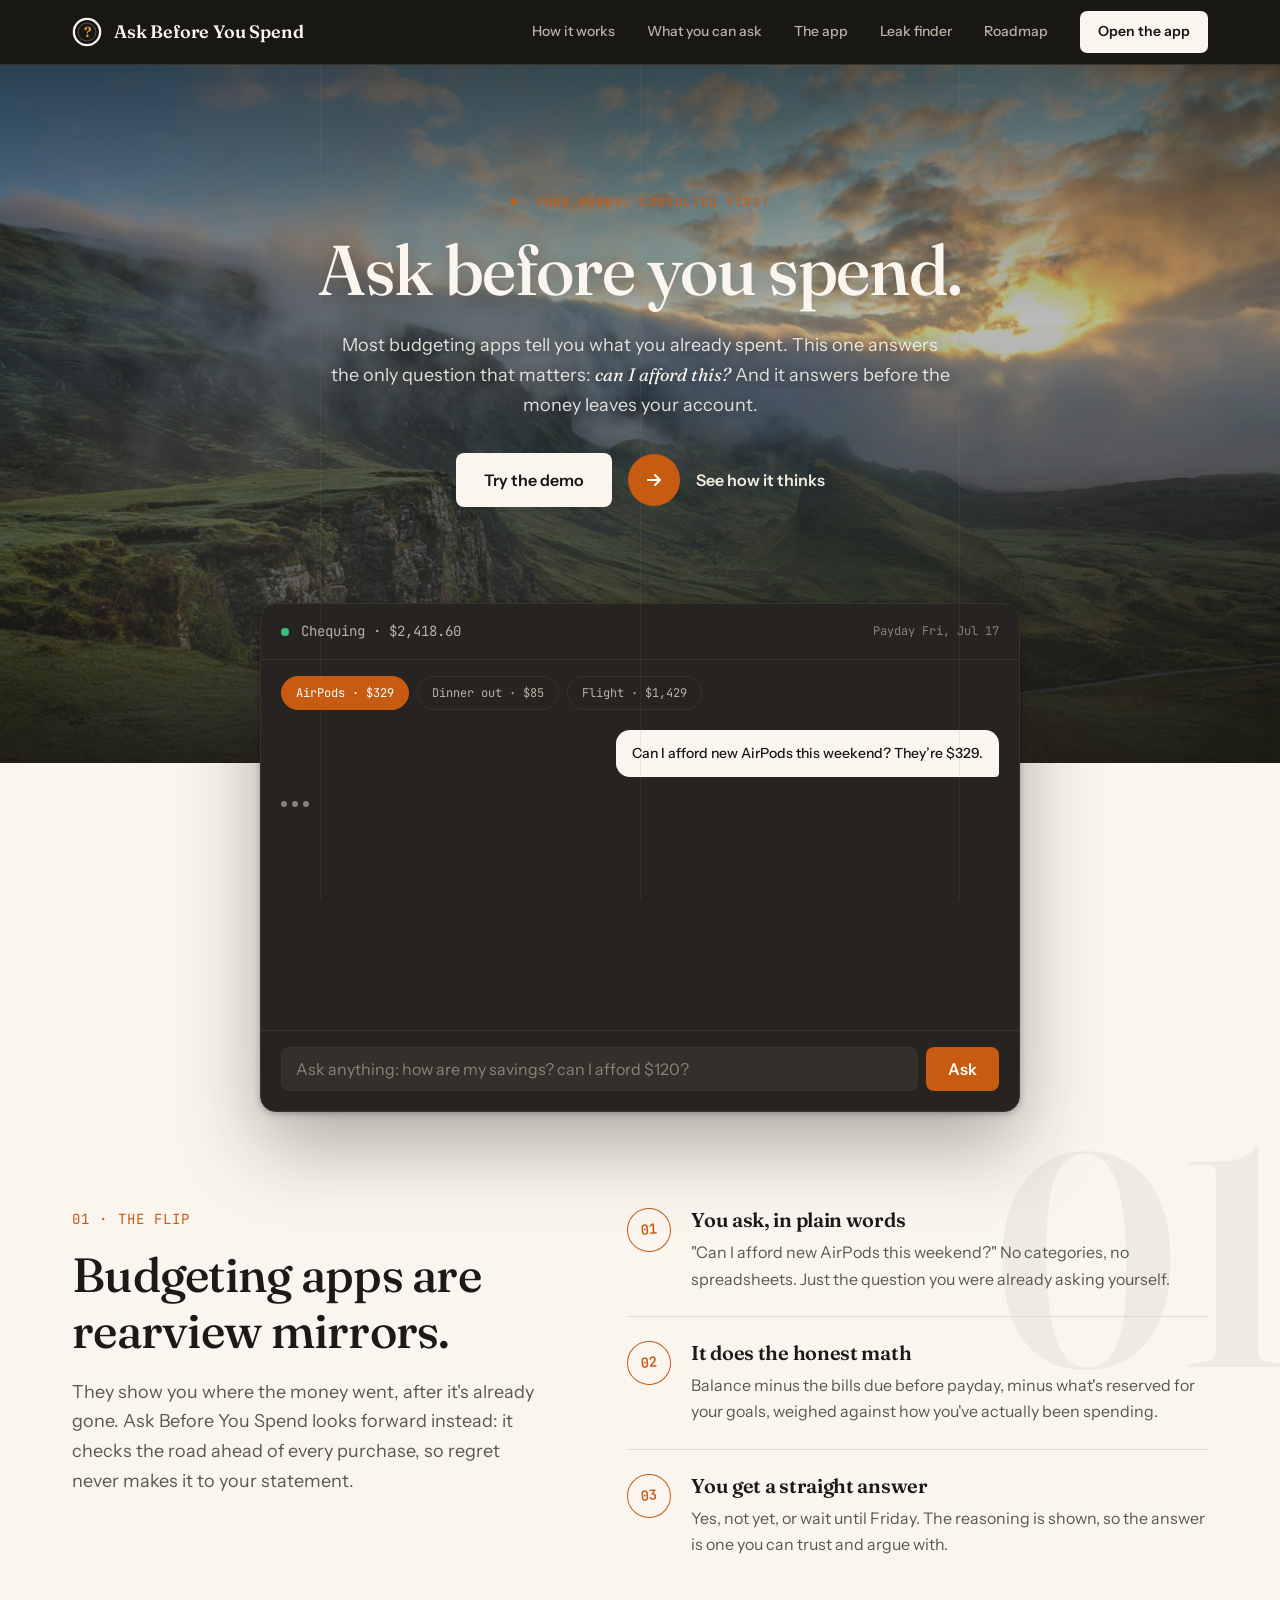
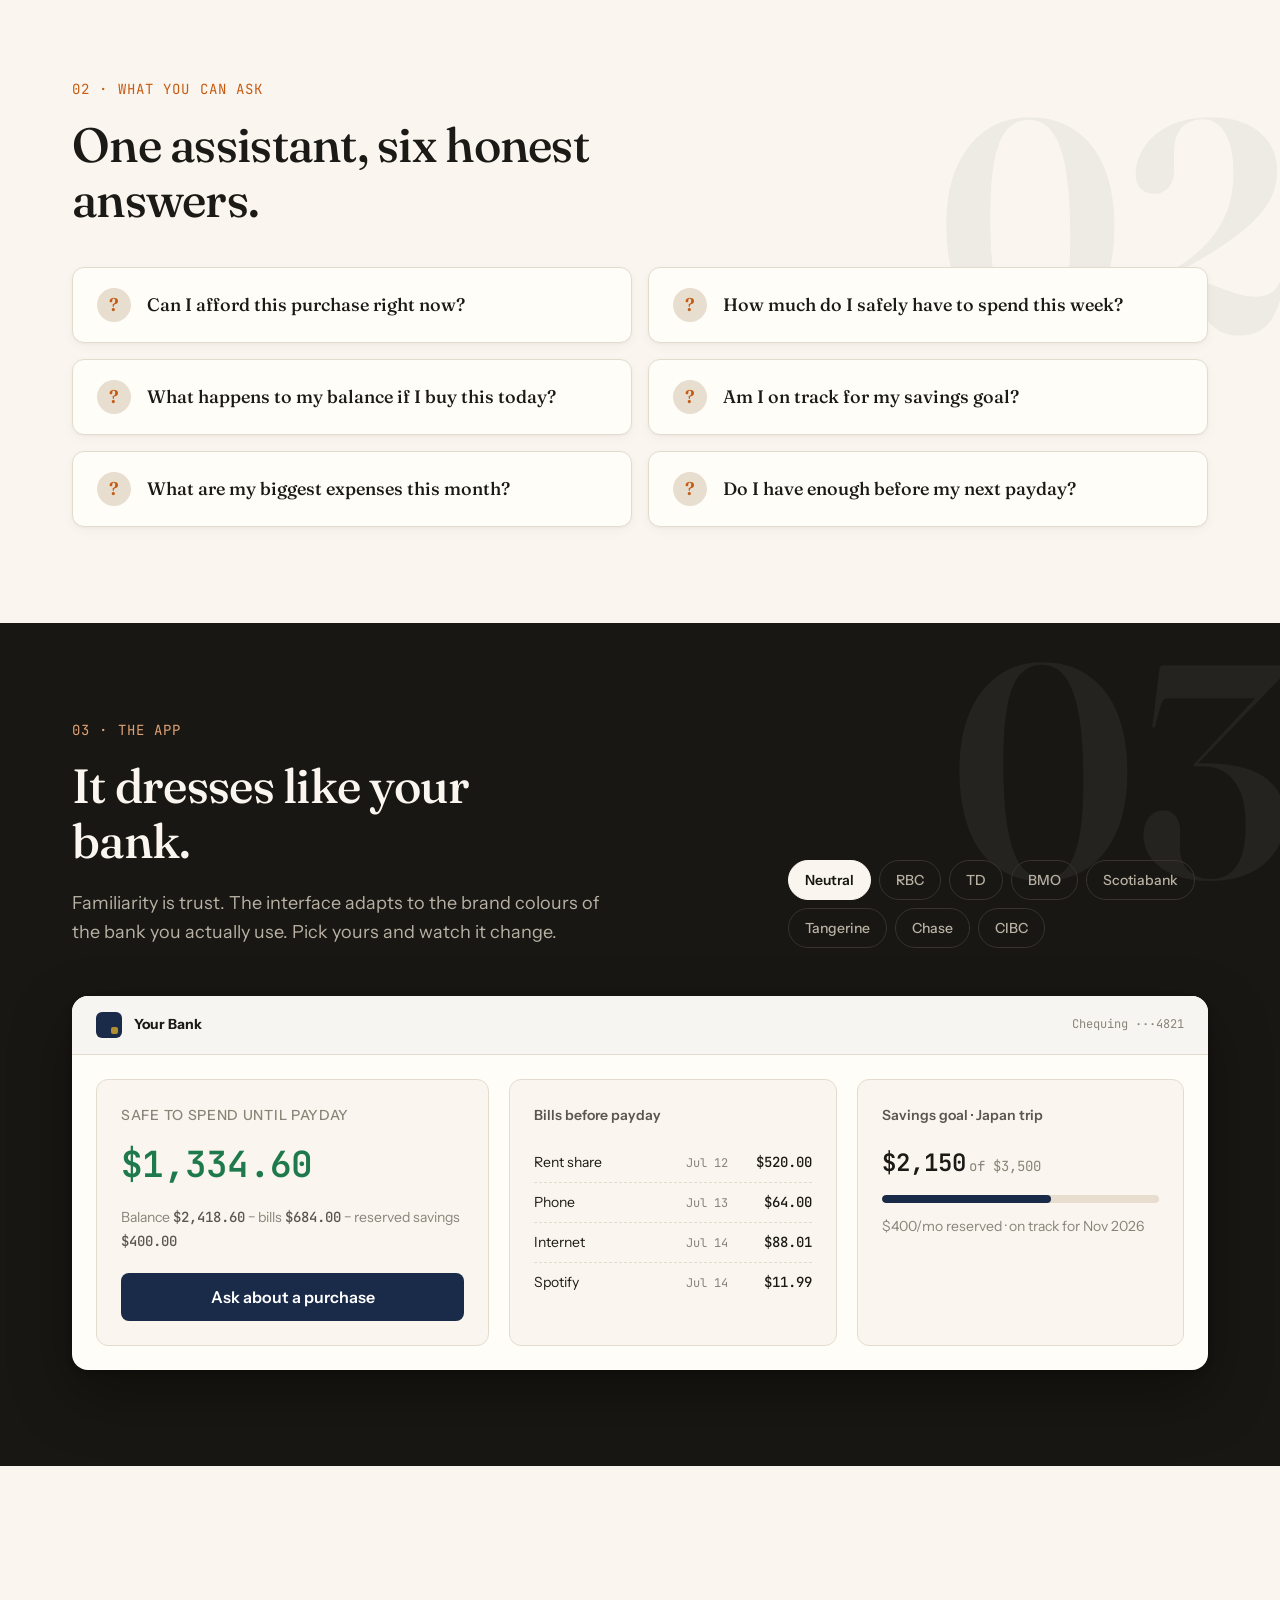
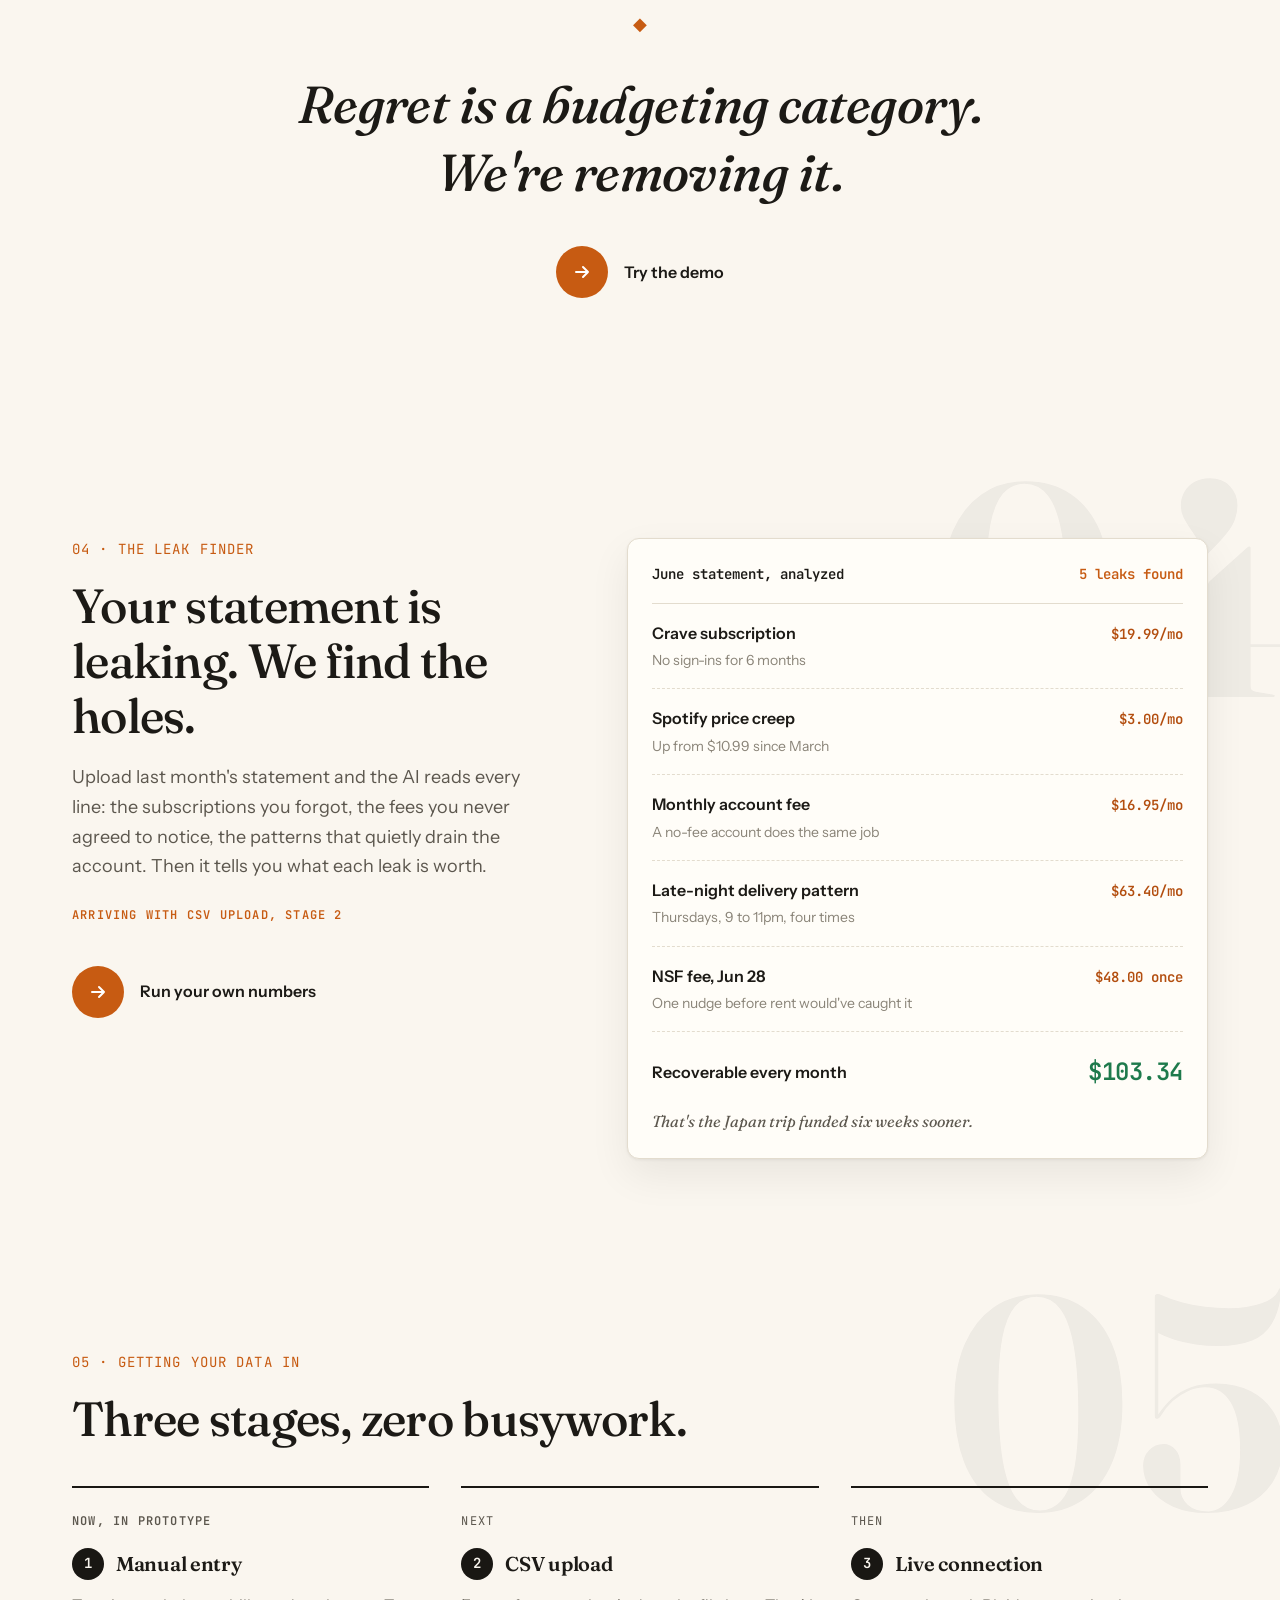
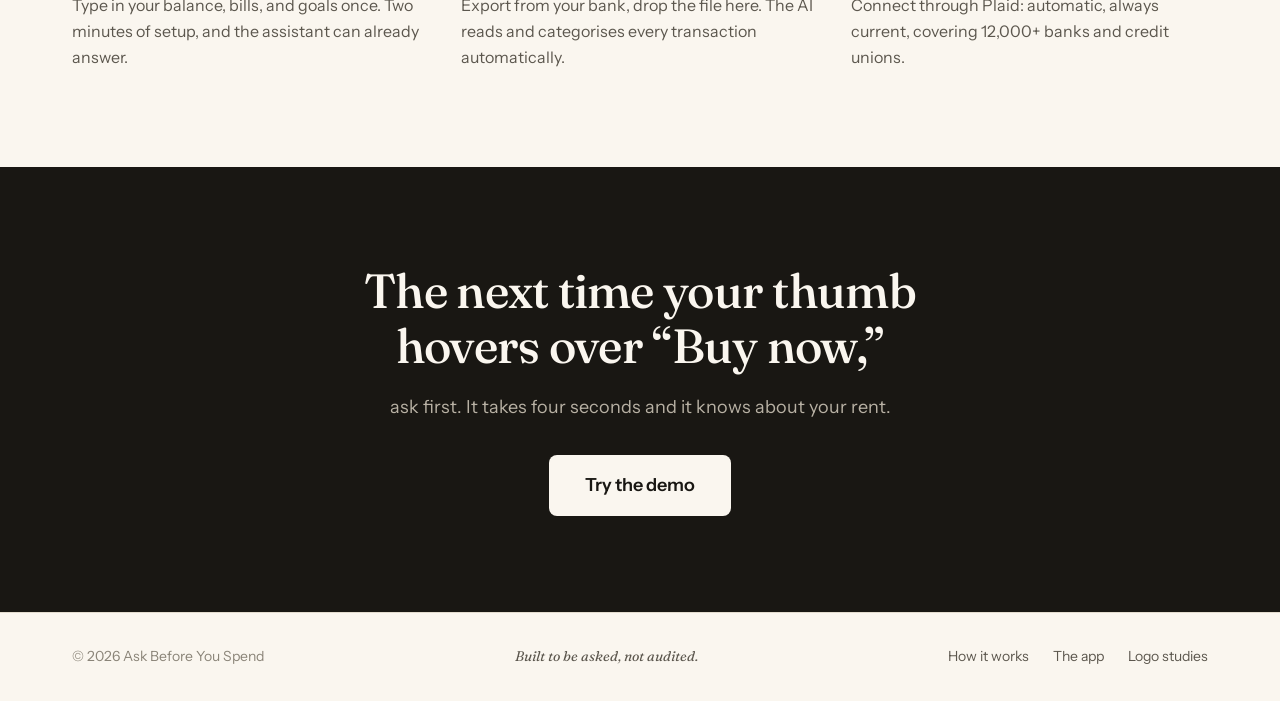
<file: index.html>
<!DOCTYPE html>
<html lang="en">
<head>
  <meta charset="UTF-8">
  <meta name="viewport" content="width=device-width, initial-scale=1.0">
  <title>Ask Before You Spend | Can I afford this?</title>
  <meta name="description" content="A personal finance assistant that answers one question: can I afford this? Before you spend, not after.">
  <meta property="og:title" content="Ask Before You Spend">
  <meta property="og:description" content="Can I afford this? Get a real answer, with the math shown, before the money leaves your account.">
  <meta property="og:type" content="website">
  <meta property="og:image" content="https://raw.githubusercontent.com/iamBolu/SavingsApp/main/assets/og-image.jpg">
  <link rel="preload" as="image" href="assets/hero-highlands.jpg">
  <link rel="icon" href="data:image/svg+xml,%3Csvg xmlns='http://www.w3.org/2000/svg' viewBox='0 0 32 32'%3E%3Ccircle cx='16' cy='16' r='15' fill='%23191713'/%3E%3Ccircle cx='16' cy='16' r='10.5' fill='none' stroke='%23FAF6EF' stroke-opacity='0.4'/%3E%3Ctext x='16' y='22.5' font-family='Georgia,serif' font-size='17' font-weight='600' fill='%23E8A33D' text-anchor='middle'%3E%3F%3C/text%3E%3C/svg%3E">
  <link rel="preconnect" href="https://fonts.googleapis.com">
  <link rel="preconnect" href="https://fonts.gstatic.com" crossorigin>
  <link href="https://fonts.googleapis.com/css2?family=Fraunces:opsz,wght@9..144,400;9..144,500;9..144,600&family=Instrument+Sans:wght@400;500;600;700&family=JetBrains+Mono:wght@400;500;600&display=swap" rel="stylesheet">
  <link rel="stylesheet" href="css/styles.css">
</head>
<body>

  <!-- fixed editorial furniture: vertical brand rail with live clock,
       and faint full-height gridlines (desktop only) -->
  <aside class="side-rail" aria-hidden="true">
    <div class="rail-brand">
      <span>Ask Before You Spend</span>
      <span class="rail-dim">Personal finance</span>
    </div>
    <div class="rail-clock">
      <span id="railDate"></span>
      <span class="rail-dim" id="railTime"></span>
    </div>
  </aside>
  <div class="gridlines" aria-hidden="true"></div>

  <!-- ============ HEADER ============ -->
  <header class="site-header">
    <div class="container header-inner">
      <a class="brand" href="#top" aria-label="Ask Before You Spend home">
        <svg class="brand-mark" viewBox="0 0 32 32" aria-hidden="true">
          <circle cx="16" cy="16" r="14" fill="none" stroke="currentColor" stroke-width="2.5"/>
          <circle cx="16" cy="16" r="9.5" fill="none" stroke="currentColor" stroke-width="0.8" opacity="0.35"/>
          <text x="16" y="21.5" font-family="Fraunces, Georgia, serif" font-size="15" font-weight="600" fill="#E8A33D" text-anchor="middle">?</text>
        </svg>
        <span class="brand-name">Ask Before You Spend</span>
      </a>
      <nav class="site-nav" id="siteNav" aria-label="Primary">
        <a href="#how">How it works</a>
        <a href="#questions">What you can ask</a>
        <a href="#app">The app</a>
        <a href="#leaks">Leak finder</a>
        <a href="#roadmap">Roadmap</a>
        <a class="nav-cta" href="app.html">Open the app</a>
      </nav>
      <button class="nav-toggle" id="navToggle" aria-expanded="false" aria-controls="siteNav" aria-label="Menu">
        <span></span><span></span>
      </button>
    </div>
  </header>

  <!-- ============ HERO: cinematic, full-bleed photo ============ -->
  <section class="hero" id="top">
    <!-- photo + warm scrim live in their own layer so text stays legible -->
    <div class="hero-bg" aria-hidden="true"></div>
    <div class="hero-mist" aria-hidden="true"></div>
    <div class="container hero-inner">
      <p class="eyebrow reveal">◆&nbsp;&nbsp;Your money, consulted first</p>
      <h1 class="reveal d1">Ask before you spend.</h1>
      <p class="hero-sub reveal d2">Most budgeting apps tell you what you already spent. This one answers the only question that matters: <em>can I afford this?</em> And it answers before the money leaves your account.</p>
      <div class="hero-actions reveal d3">
        <a class="btn btn-light" href="#demo">Try the demo</a>
        <a class="cta-circle" href="#how">
          <span class="circle"><svg viewBox="0 0 20 20" fill="none" aria-hidden="true"><path d="M4 10h12m0 0l-5-5m5 5l-5 5" stroke="currentColor" stroke-width="2" stroke-linecap="round" stroke-linejoin="round"/></svg></span>
          <span>See how it thinks</span>
        </a>
      </div>
    </div>
  </section>

  <!-- Live chat demo, overlapping the bottom of the hero photo -->
  <div class="hero-demo" id="demo">
    <div class="container">
      <div class="chat-panel reveal d2" id="chatPanel">
        <div class="chat-titlebar">
          <span class="chat-dot"></span>
          <span class="chat-title">Chequing · $2,418.60</span>
          <span class="chat-payday">Payday Fri, Jul&nbsp;17</span>
        </div>
        <div class="chat-scenarios" role="tablist" aria-label="Example questions">
          <button class="chip is-active" data-scenario="airpods" role="tab" aria-selected="true">AirPods · $329</button>
          <button class="chip" data-scenario="dinner" role="tab" aria-selected="false">Dinner out · $85</button>
          <button class="chip" data-scenario="flight" role="tab" aria-selected="false">Flight · $1,429</button>
        </div>
        <div class="chat-body" id="chatBody" aria-live="polite">
          <!-- messages injected by js -->
        </div>
        <form class="ask-form" id="askForm" autocomplete="off">
          <input class="ask-input" id="askInput" type="text" maxlength="90"
                 placeholder="Ask anything: how are my savings? can I afford $120?"
                 aria-label="Ask your own affordability question">
          <button class="btn ask-btn" type="submit">Ask</button>
        </form>
      </div>
    </div>
  </div>

  <!-- ============ THE FLIP ============ -->
  <section class="section section-cream has-ghost" data-ghost="01" id="how">
    <div class="container split">
      <div class="split-lead">
        <p class="kicker">01 · The flip</p>
        <h2>Budgeting apps are rearview mirrors.</h2>
        <p class="lede">They show you where the money went, after it's already gone. Ask Before You Spend looks forward instead: it checks the road ahead of every purchase, so regret never makes it to your statement.</p>
      </div>
      <ol class="num-list">
        <li class="reveal">
          <span class="num-badge">01</span>
          <div>
            <h3>You ask, in plain words</h3>
            <p>"Can I afford new AirPods this weekend?" No categories, no spreadsheets. Just the question you were already asking yourself.</p>
          </div>
        </li>
        <li class="reveal d1">
          <span class="num-badge">02</span>
          <div>
            <h3>It does the honest math</h3>
            <p>Balance minus the bills due before payday, minus what's reserved for your goals, weighed against how you've actually been spending.</p>
          </div>
        </li>
        <li class="reveal d2">
          <span class="num-badge">03</span>
          <div>
            <h3>You get a straight answer</h3>
            <p>Yes, not yet, or wait until Friday. The reasoning is shown, so the answer is one you can trust and argue with.</p>
          </div>
        </li>
      </ol>
    </div>
  </section>

  <!-- ============ WHAT YOU CAN ASK ============ -->
  <section class="section section-cream section-tight has-ghost" data-ghost="02" id="questions">
    <div class="container">
      <div class="q-head">
        <p class="kicker">02 · What you can ask</p>
        <h2>One assistant, six honest answers.</h2>
      </div>
      <ul class="q-grid">
        <li class="q-item reveal"><span class="q-mark">?</span>Can I afford this purchase right now?</li>
        <li class="q-item reveal d1"><span class="q-mark">?</span>How much do I safely have to spend this week?</li>
        <li class="q-item reveal d2"><span class="q-mark">?</span>What happens to my balance if I buy this today?</li>
        <li class="q-item reveal"><span class="q-mark">?</span>Am I on track for my savings goal?</li>
        <li class="q-item reveal d1"><span class="q-mark">?</span>What are my biggest expenses this month?</li>
        <li class="q-item reveal d2"><span class="q-mark">?</span>Do I have enough before my next payday?</li>
      </ul>
    </div>
  </section>

  <!-- ============ APP + BANK THEMING ============ -->
  <section class="section section-ink has-ghost" data-ghost="03" id="app">
    <div class="container">
      <div class="app-head">
        <div>
          <p class="kicker kicker-light">03 · The app</p>
          <h2>It dresses like your bank.</h2>
          <p class="lede lede-light">Familiarity is trust. The interface adapts to the brand colours of the bank you actually use. Pick yours and watch it change.</p>
        </div>
        <div class="bank-switch" role="group" aria-label="Choose your bank theme">
          <button class="bank-chip is-active" data-bank="default">Neutral</button>
          <button class="bank-chip" data-bank="rbc">RBC</button>
          <button class="bank-chip" data-bank="td">TD</button>
          <button class="bank-chip" data-bank="bmo">BMO</button>
          <button class="bank-chip" data-bank="scotia">Scotiabank</button>
          <button class="bank-chip" data-bank="tangerine">Tangerine</button>
          <button class="bank-chip" data-bank="chase">Chase</button>
          <button class="bank-chip" data-bank="cibc">CIBC</button>
        </div>
      </div>

      <div class="app-mock" id="appMock" data-bank="default">
        <div class="mock-topbar">
          <span class="mock-brandbar"></span>
          <span class="mock-bank" id="mockBankName">Your Bank</span>
          <span class="mock-account">Chequing ···4821</span>
        </div>
        <div class="mock-grid">
          <div class="mock-card mock-balance">
            <p class="balance-label">Safe to spend until payday</p>
            <p class="balance-amount amount-safe">$1,334.60</p>
            <p class="mock-note">Balance <strong>$2,418.60</strong> − bills <strong>$684.00</strong> − reserved savings <strong>$400.00</strong></p>
            <button class="btn mock-cta" type="button">Ask about a purchase</button>
          </div>
          <div class="mock-card">
            <p class="mock-card-title">Bills before payday</p>
            <ul class="bill-list">
              <li><span>Rent share</span><span class="bill-date">Jul 12</span><span class="bill-amt">$520.00</span></li>
              <li><span>Phone</span><span class="bill-date">Jul 13</span><span class="bill-amt">$64.00</span></li>
              <li><span>Internet</span><span class="bill-date">Jul 14</span><span class="bill-amt">$88.01</span></li>
              <li><span>Spotify</span><span class="bill-date">Jul 14</span><span class="bill-amt">$11.99</span></li>
            </ul>
          </div>
          <div class="mock-card">
            <p class="mock-card-title">Savings goal · Japan trip</p>
            <p class="goal-figures"><span class="goal-now">$2,150</span> <span class="goal-of">of $3,500</span></p>
            <div class="goal-bar" role="progressbar" aria-valuenow="61" aria-valuemin="0" aria-valuemax="100" aria-label="Japan trip savings progress">
              <span class="goal-fill" style="width:61%"></span>
            </div>
            <p class="mock-note">$400/mo reserved · on track for Nov 2026</p>
          </div>
        </div>
      </div>
    </div>
  </section>

  <!-- ============ MANIFESTO ============ -->
  <section class="manifesto section-cream" aria-label="Our belief">
    <div class="container">
      <p class="manifesto-mark reveal">◆</p>
      <blockquote class="manifesto-quote reveal d1">Regret is a budgeting category.<br>We're removing it.</blockquote>
      <a class="cta-circle cta-circle-dark reveal d2" href="#demo">
        <span class="circle"><svg viewBox="0 0 20 20" fill="none" aria-hidden="true"><path d="M4 10h12m0 0l-5-5m5 5l-5 5" stroke="currentColor" stroke-width="2" stroke-linecap="round" stroke-linejoin="round"/></svg></span>
        <span>Try the demo</span>
      </a>
    </div>
  </section>

  <!-- ============ LEAK FINDER ============ -->
  <section class="section section-cream has-ghost" data-ghost="04" id="leaks">
    <div class="container split">
      <div class="split-lead">
        <p class="kicker">04 · The leak finder</p>
        <h2>Your statement is leaking. We find the holes.</h2>
        <p class="lede">Upload last month's statement and the AI reads every line: the subscriptions you forgot, the fees you never agreed to notice, the patterns that quietly drain the account. Then it tells you what each leak is worth.</p>
        <p class="stage-tag leak-stage">Arriving with CSV upload, stage 2</p>
        <a class="cta-circle cta-circle-dark leak-cta" href="#demo">
          <span class="circle"><svg viewBox="0 0 20 20" fill="none" aria-hidden="true"><path d="M4 10h12m0 0l-5-5m5 5l-5 5" stroke="currentColor" stroke-width="2" stroke-linecap="round" stroke-linejoin="round"/></svg></span>
          <span>Run your own numbers</span>
        </a>
      </div>
      <div class="leak-report reveal d1">
        <div class="leak-report-head">
          <span class="leak-title">June statement, analyzed</span>
          <span class="leak-count">5 leaks found</span>
        </div>
        <ul class="leak-list">
          <li><div><strong>Crave subscription</strong><span>No sign-ins for 6 months</span></div><span class="leak-amt">$19.99/mo</span></li>
          <li><div><strong>Spotify price creep</strong><span>Up from $10.99 since March</span></div><span class="leak-amt">$3.00/mo</span></li>
          <li><div><strong>Monthly account fee</strong><span>A no-fee account does the same job</span></div><span class="leak-amt">$16.95/mo</span></li>
          <li><div><strong>Late-night delivery pattern</strong><span>Thursdays, 9 to 11pm, four times</span></div><span class="leak-amt">$63.40/mo</span></li>
          <li><div><strong>NSF fee, Jun 28</strong><span>One nudge before rent would've caught it</span></div><span class="leak-amt">$48.00 once</span></li>
        </ul>
        <div class="leak-total">
          <span>Recoverable every month</span>
          <span class="leak-total-amt">$103.34</span>
        </div>
        <p class="leak-note">That's the Japan trip funded six weeks sooner.</p>
      </div>
    </div>
  </section>

  <!-- ============ ROADMAP ============ -->
  <section class="section section-cream has-ghost" data-ghost="05" id="roadmap">
    <div class="container">
      <div class="q-head">
        <p class="kicker">05 · Getting your data in</p>
        <h2>Three stages, zero busywork.</h2>
      </div>
      <div class="stages">
        <article class="stage reveal">
          <p class="stage-tag stage-now">Now, in prototype</p>
          <h3><span class="stage-num">1</span>Manual entry</h3>
          <p>Type in your balance, bills, and goals once. Two minutes of setup, and the assistant can already answer.</p>
        </article>
        <article class="stage reveal d1">
          <p class="stage-tag">Next</p>
          <h3><span class="stage-num">2</span>CSV upload</h3>
          <p>Export from your bank, drop the file here. The AI reads and categorises every transaction automatically.</p>
        </article>
        <article class="stage reveal d2">
          <p class="stage-tag">Then</p>
          <h3><span class="stage-num">3</span>Live connection</h3>
          <p>Connect through Plaid: automatic, always current, covering 12,000+ banks and credit unions.</p>
        </article>
      </div>
    </div>
  </section>

  <!-- ============ CTA ============ -->
  <section class="section section-ink cta" id="cta">
    <div class="container cta-inner">
      <h2>The next time your thumb<br>hovers over “Buy now,”</h2>
      <p class="lede lede-light">ask first. It takes four seconds and it knows about your rent.</p>
      <a class="btn btn-light btn-lg" href="#demo">Try the demo</a>
    </div>
  </section>

  <!-- ============ FOOTER ============ -->
  <footer class="site-footer">
    <div class="container footer-inner">
      <p>© 2026 Ask Before You Spend</p>
      <p class="footer-tag">Built to be asked, not audited.</p>
      <nav aria-label="Footer">
        <a href="#how">How it works</a>
        <a href="#app">The app</a>
        <a href="logos.html">Logo studies</a>
      </nav>
    </div>
  </footer>

  <script src="js/finance-brain.js"></script>
  <script src="js/main.js"></script>
</body>
</html>
</file>
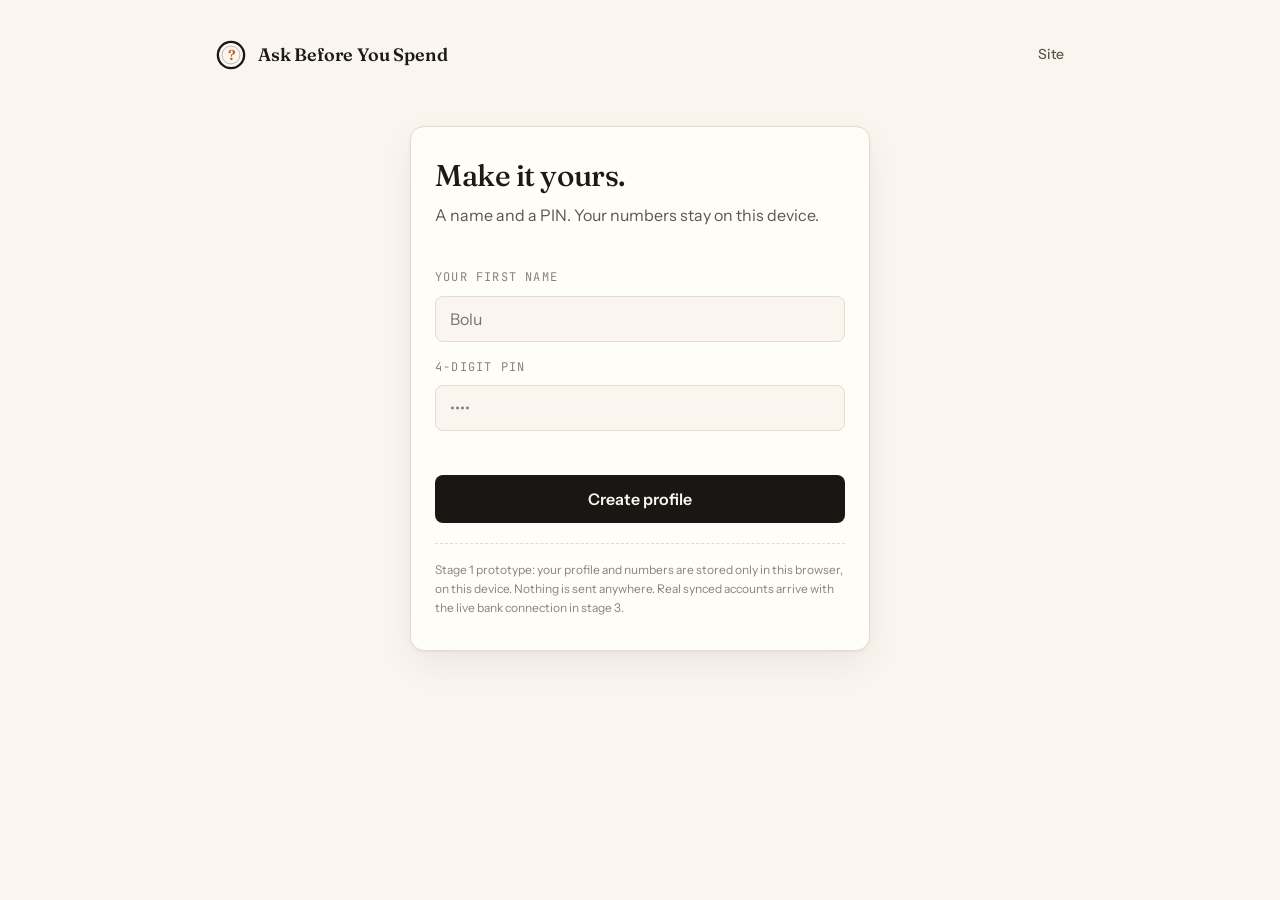
<file: app.html>
<!DOCTYPE html>
<html lang="en">
<head>
  <meta charset="UTF-8">
  <meta name="viewport" content="width=device-width, initial-scale=1.0">
  <title>Your money | Ask Before You Spend</title>
  <meta name="description" content="Your personal affordability assistant. Set up your balance, bills, and goal, then ask anything.">
  <link rel="icon" href="data:image/svg+xml,%3Csvg xmlns='http://www.w3.org/2000/svg' viewBox='0 0 32 32'%3E%3Ccircle cx='16' cy='16' r='15' fill='%23191713'/%3E%3Ccircle cx='16' cy='16' r='10.5' fill='none' stroke='%23FAF6EF' stroke-opacity='0.4'/%3E%3Ctext x='16' y='22.5' font-family='Georgia,serif' font-size='17' font-weight='600' fill='%23E8A33D' text-anchor='middle'%3E%3F%3C/text%3E%3C/svg%3E">
  <link rel="preconnect" href="https://fonts.googleapis.com">
  <link rel="preconnect" href="https://fonts.gstatic.com" crossorigin>
  <link href="https://fonts.googleapis.com/css2?family=Fraunces:opsz,wght@9..144,400;9..144,500;9..144,600&family=Instrument+Sans:wght@400;500;600;700&family=JetBrains+Mono:wght@400;500;600&display=swap" rel="stylesheet">
  <link rel="stylesheet" href="css/styles.css">
  <style>
    /* app-local layout on top of the shared design system */
    body { min-height: 100vh; }
    .app-shell { max-width: 880px; margin: 0 auto; padding: var(--space-6) var(--space-4) var(--space-16); }
    .screen { display: none; }
    .screen.is-active { display: block; }

    .app-topbar {
      display: flex; align-items: center; justify-content: space-between;
      gap: var(--space-4); padding: var(--space-4) 0 var(--space-6);
    }
    .app-topbar .brand { color: var(--text-primary); }
    .app-topbar .brand-mark { color: var(--ink); }
    .top-links { display: flex; align-items: center; gap: var(--space-5); font-size: var(--text-sm); }
    .top-links a, .top-links button {
      color: var(--text-secondary); text-decoration: none;
      background: none; border: none; cursor: pointer;
      font-family: var(--font-body); font-size: var(--text-sm); font-weight: 500;
    }
    .top-links a:hover, .top-links button:hover { color: var(--text-primary); }
    #whoami { font-family: var(--font-mono); color: var(--accent); }

    /* auth + setup cards */
    .panel {
      background: #FFFDF8; border: 1px solid var(--border); border-radius: 14px;
      padding: var(--space-8) var(--space-6);
      box-shadow: 0 1px 3px rgba(0,0,0,0.05), 0 14px 36px rgba(0,0,0,0.06);
      max-width: 460px; margin: var(--space-8) auto 0;
    }
    .panel h1 { font-size: var(--text-3xl); margin-bottom: var(--space-2); }
    .panel .sub { color: var(--text-secondary); margin-bottom: var(--space-6); }
    .field { margin-bottom: var(--space-4); }
    .field label {
      display: block; font-family: var(--font-mono); font-size: var(--text-xs);
      letter-spacing: 0.1em; text-transform: uppercase;
      color: var(--text-muted); margin-bottom: var(--space-2);
    }
    .field input {
      width: 100%; padding: 12px 14px; border-radius: 8px;
      border: 1px solid var(--border); background: var(--cream);
      font-family: var(--font-body); font-size: var(--text-base);
      color: var(--text-primary);
    }
    .field input:focus { outline: 2px solid var(--accent); border-color: transparent; }
    .btn-ink { background: var(--ink); color: var(--cream); width: 100%; text-align: center; }
    .btn-ink:hover { background: #000; }
    .panel .switch-mode {
      margin-top: var(--space-4); text-align: center;
      font-size: var(--text-sm); color: var(--text-secondary);
    }
    .switch-mode button {
      background: none; border: none; color: var(--accent);
      font-weight: 600; cursor: pointer; font-size: var(--text-sm);
      font-family: var(--font-body);
    }
    .proto-note {
      margin-top: var(--space-5); padding-top: var(--space-4);
      border-top: 1px dashed var(--border);
      font-size: var(--text-xs); color: var(--text-muted); line-height: 1.6;
    }
    .auth-error { color: var(--danger); font-size: var(--text-sm); min-height: 1.4em; margin-bottom: var(--space-2); }
    .profile-list { display: flex; flex-wrap: wrap; gap: var(--space-2); margin-bottom: var(--space-4); }
    .profile-chip {
      font-family: var(--font-mono); font-size: var(--text-sm);
      padding: 8px 16px; border-radius: 999px;
      border: 1px solid var(--border); background: var(--cream);
      cursor: pointer;
    }
    .profile-chip.is-active { background: var(--accent); color: #fff; border-color: var(--accent); }

    /* setup wizard */
    .setup-panel { max-width: 640px; }
    .field-row { display: grid; gap: var(--space-3); grid-template-columns: 1fr 1fr; }
    @media (max-width: 519px) { .field-row { grid-template-columns: 1fr; } }
    .bill-row { display: grid; grid-template-columns: 2fr 1fr auto; gap: var(--space-2); margin-bottom: var(--space-2); }
    .bill-row input { width: 100%; padding: 10px 12px; border-radius: 8px; border: 1px solid var(--border); background: var(--cream); font-family: var(--font-body); }
    .bill-remove { background: none; border: 1px solid var(--border); border-radius: 8px; width: 40px; cursor: pointer; color: var(--text-muted); }
    .bill-remove:hover { color: var(--danger); border-color: var(--danger); }
    .add-bill { background: none; border: none; color: var(--accent); font-weight: 600; cursor: pointer; font-family: var(--font-body); padding: 0; margin: var(--space-2) 0 var(--space-5); }
    .setup-section {
      font-family: var(--font-display); font-size: var(--text-xl); font-weight: 600;
      margin: var(--space-6) 0 var(--space-4); padding-top: var(--space-5);
      border-top: 1px solid var(--border);
    }
    .setup-section:first-of-type { border-top: none; margin-top: 0; padding-top: 0; }

    /* dashboard */
    .dash-grid { display: grid; gap: var(--space-4); }
    @media (min-width: 720px) { .dash-grid { grid-template-columns: 1fr 1fr; } }
    .dash-card {
      background: #FFFDF8; border: 1px solid var(--border); border-radius: 14px;
      padding: var(--space-5) var(--space-6);
    }
    .dash-label {
      font-family: var(--font-mono); font-size: var(--text-xs);
      letter-spacing: 0.1em; text-transform: uppercase; color: var(--text-muted);
      margin-bottom: var(--space-2);
    }
    .dash-big {
      font-family: var(--font-mono); font-size: var(--text-4xl); font-weight: 600;
      letter-spacing: -0.02em; color: var(--success);
    }
    .dash-sub { font-size: var(--text-sm); color: var(--text-secondary); margin-top: var(--space-2); }
    .goal-track { height: 8px; border-radius: 999px; background: var(--accent-soft); margin: var(--space-3) 0 var(--space-2); overflow: hidden; }
    .goal-fill { height: 100%; border-radius: 999px; background: var(--accent); }

    /* daily tip banner */
    .tip-banner {
      display: flex; align-items: baseline; gap: var(--space-3);
      background: var(--accent-soft); border: 1px solid var(--accent);
      border-radius: 12px; padding: var(--space-4) var(--space-5);
      margin: var(--space-4) 0;
    }
    .tip-banner strong { font-family: var(--font-display); }
    .tip-banner p { font-size: var(--text-sm); color: var(--text-secondary); }

    /* chat reuses the shared receipt styles; panel gets breathing room */
    .app-chat { margin-top: var(--space-6); }
    .greeting { font-family: var(--font-display); font-size: var(--text-2xl); margin-bottom: var(--space-1); }
    .greet-sub { color: var(--text-secondary); margin-bottom: var(--space-6); }
    .edit-link { font-size: var(--text-sm); }
  </style>
</head>
<body>

  <div class="app-shell">
    <div class="app-topbar">
      <a class="brand" href="index.html" aria-label="Back to the Ask Before You Spend site">
        <svg class="brand-mark" viewBox="0 0 32 32" aria-hidden="true">
          <circle cx="16" cy="16" r="14" fill="none" stroke="currentColor" stroke-width="2.5"/>
          <circle cx="16" cy="16" r="9.5" fill="none" stroke="currentColor" stroke-width="0.8" opacity="0.35"/>
          <text x="16" y="21.5" font-family="Fraunces, Georgia, serif" font-size="15" font-weight="600" fill="#C75B12" text-anchor="middle">?</text>
        </svg>
        <span class="brand-name">Ask Before You Spend</span>
      </a>
      <div class="top-links">
        <span id="whoami"></span>
        <button id="editProfileBtn" hidden>Edit numbers</button>
        <button id="logoutBtn" hidden>Log out</button>
        <a href="index.html">Site</a>
      </div>
    </div>

    <!-- ============ AUTH ============ -->
    <section class="screen" id="authScreen">
      <div class="panel">
        <h1 id="authTitle">Welcome back.</h1>
        <p class="sub" id="authSub">Pick your profile and enter your PIN.</p>

        <div class="profile-list" id="profileList"></div>

        <form id="authForm">
          <div class="field" id="nameField" hidden>
            <label for="authName">Your first name</label>
            <input id="authName" type="text" maxlength="24" autocomplete="off" placeholder="Bolu">
          </div>
          <div class="field">
            <label for="authPin">4-digit PIN</label>
            <input id="authPin" type="password" inputmode="numeric" maxlength="4" pattern="\d{4}" placeholder="••••">
          </div>
          <p class="auth-error" id="authError"></p>
          <button class="btn btn-ink" type="submit" id="authSubmit">Log in</button>
        </form>

        <p class="switch-mode" id="switchMode">
          New here? <button type="button" id="modeToggle">Create a profile</button>
        </p>

        <p class="proto-note">Stage 1 prototype: your profile and numbers are stored only in this browser, on this device. Nothing is sent anywhere. Real synced accounts arrive with the live bank connection in stage 3.</p>
      </div>
    </section>

    <!-- ============ SETUP ============ -->
    <section class="screen" id="setupScreen">
      <div class="panel setup-panel">
        <h1>Your numbers.</h1>
        <p class="sub">Two minutes, once. The assistant reasons from these, and you can edit them any time.</p>

        <form id="setupForm">
          <p class="setup-section">Money in the account</p>
          <div class="field-row">
            <div class="field">
              <label for="setBalance">Current balance ($)</label>
              <input id="setBalance" type="number" step="0.01" min="0" required placeholder="2400">
            </div>
            <div class="field">
              <label for="setDaily">Typical daily spending ($)</label>
              <input id="setDaily" type="number" step="1" min="1" required placeholder="45">
            </div>
          </div>
          <div class="field">
            <label for="setPayday">Next payday</label>
            <input id="setPayday" type="date" required>
          </div>

          <p class="setup-section">Bills due before payday</p>
          <div id="billRows"></div>
          <button type="button" class="add-bill" id="addBill">+ Add another bill</button>

          <p class="setup-section">Savings goal</p>
          <div class="field-row">
            <div class="field">
              <label for="setGoalName">What you're saving for</label>
              <input id="setGoalName" type="text" maxlength="30" required placeholder="Japan trip">
            </div>
            <div class="field">
              <label for="setGoalTarget">Target ($)</label>
              <input id="setGoalTarget" type="number" step="1" min="1" required placeholder="3500">
            </div>
          </div>
          <div class="field-row">
            <div class="field">
              <label for="setGoalSaved">Saved so far ($)</label>
              <input id="setGoalSaved" type="number" step="1" min="0" required placeholder="0">
            </div>
            <div class="field">
              <label for="setGoalMonthly">Monthly transfer ($)</label>
              <input id="setGoalMonthly" type="number" step="1" min="1" required placeholder="200">
            </div>
          </div>

          <button class="btn btn-ink" type="submit">Start asking</button>
        </form>
      </div>
    </section>

    <!-- ============ DASHBOARD ============ -->
    <section class="screen" id="dashScreen">
      <h1 class="greeting" id="greeting"></h1>
      <p class="greet-sub" id="greetSub"></p>

      <div class="dash-grid">
        <div class="dash-card">
          <p class="dash-label">Safe to spend until payday</p>
          <p class="dash-big" id="dashSafe"></p>
          <p class="dash-sub" id="dashSafeSub"></p>
        </div>
        <div class="dash-card">
          <p class="dash-label" id="dashGoalLabel"></p>
          <div class="goal-track"><div class="goal-fill" id="goalFill"></div></div>
          <p class="dash-sub" id="dashGoalSub"></p>
        </div>
      </div>

      <div class="tip-banner" id="tipBanner">
        <strong id="tipTitle"></strong>
        <p id="tipBody"></p>
      </div>

      <!-- chat: same receipt components as the landing demo -->
      <div class="chat-panel app-chat">
        <div class="chat-titlebar">
          <span class="chat-dot"></span>
          <span class="chat-title" id="chatBalance"></span>
          <span class="chat-payday" id="chatPayday"></span>
        </div>
        <div class="chat-body" id="chatBody" aria-live="polite"></div>
        <form class="ask-form" id="askForm" autocomplete="off">
          <input class="ask-input" id="askInput" type="text" maxlength="120"
                 placeholder="Can I afford $80 tonight? How are my savings?"
                 aria-label="Ask your finance assistant anything">
          <button class="btn ask-btn" type="submit">Ask</button>
        </form>
      </div>
    </section>
  </div>

  <script src="js/finance-brain.js"></script>
  <script src="js/app.js"></script>
</body>
</html>
</file>
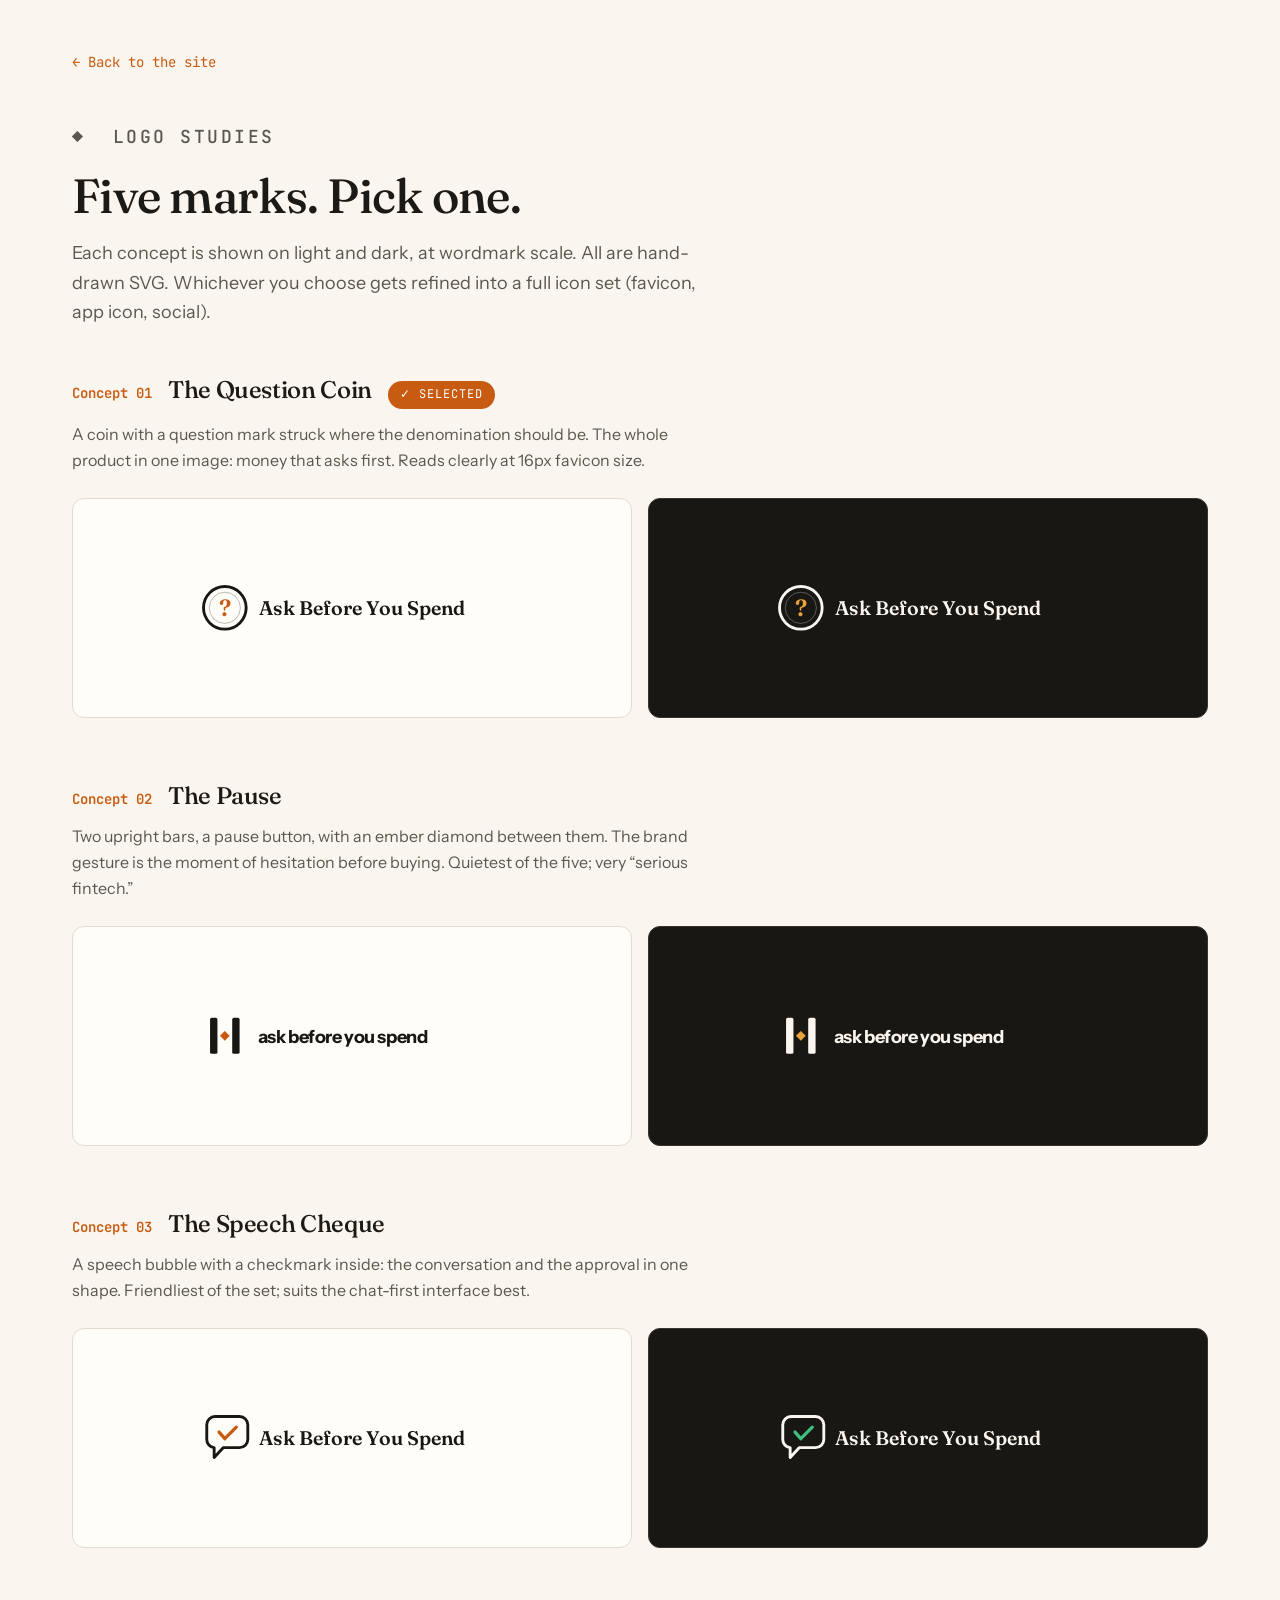
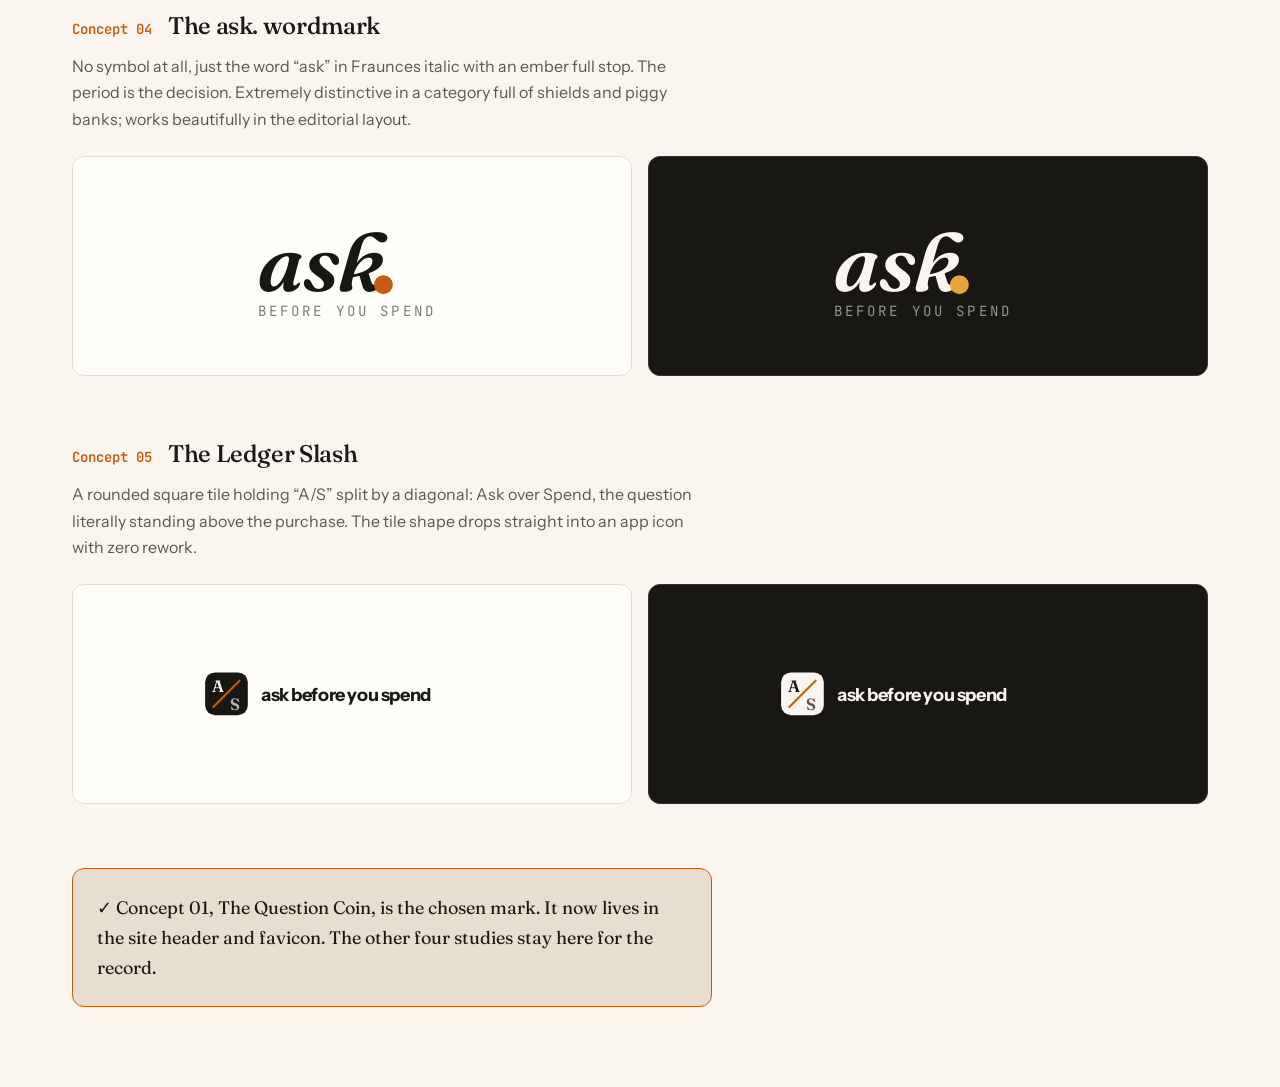
<file: logos.html>
<!DOCTYPE html>
<html lang="en">
<head>
  <meta charset="UTF-8">
  <meta name="viewport" content="width=device-width, initial-scale=1.0">
  <title>Logo Studies | Ask Before You Spend</title>
  <meta name="description" content="Five logo concepts for Ask Before You Spend. Pick your favourite.">
  <link rel="icon" href="data:image/svg+xml,%3Csvg xmlns='http://www.w3.org/2000/svg' viewBox='0 0 32 32'%3E%3Ccircle cx='16' cy='16' r='15' fill='%23191713'/%3E%3Ccircle cx='16' cy='16' r='10.5' fill='none' stroke='%23FAF6EF' stroke-opacity='0.4'/%3E%3Ctext x='16' y='22.5' font-family='Georgia,serif' font-size='17' font-weight='600' fill='%23E8A33D' text-anchor='middle'%3E%3F%3C/text%3E%3C/svg%3E">
  <link rel="preconnect" href="https://fonts.googleapis.com">
  <link rel="preconnect" href="https://fonts.gstatic.com" crossorigin>
  <link href="https://fonts.googleapis.com/css2?family=Fraunces:opsz,wght@9..144,400;9..144,500;9..144,600&family=Instrument+Sans:wght@400;500;600;700&family=JetBrains+Mono:wght@400;500;600&display=swap" rel="stylesheet">
  <link rel="stylesheet" href="css/styles.css">
  <style>
    /* page-local styles for the logo sheet */
    .logo-page { padding: var(--space-12) 0 var(--space-20); }
    .logo-page-head { max-width: 640px; margin-bottom: var(--space-12); }
    .logo-page-head h1 { font-size: var(--text-4xl); margin-top: var(--space-4); }
    @media (min-width: 768px) { .logo-page-head h1 { font-size: var(--text-5xl); } }
    .logo-page-head p { color: var(--text-secondary); margin-top: var(--space-4); font-size: var(--text-lg); }

    .concept { margin-bottom: var(--space-16); }
    .concept-head {
      display: flex; align-items: baseline; gap: var(--space-4);
      margin-bottom: var(--space-3); flex-wrap: wrap;
    }
    .concept-num {
      font-family: var(--font-mono); font-size: var(--text-sm);
      color: var(--accent); font-weight: 600;
    }
    .concept-head h2 { font-size: var(--text-2xl); }
    .concept-why { color: var(--text-secondary); max-width: 58ch; margin-bottom: var(--space-6); }

    .tiles { display: grid; gap: var(--space-4); }
    @media (min-width: 700px) { .tiles { grid-template-columns: 1fr 1fr; } }
    .tile {
      border-radius: 12px; border: 1px solid var(--border);
      display: grid; place-items: center;
      min-height: 220px; padding: var(--space-8);
    }
    .tile-light { background: #FFFDF8; color: var(--ink); }
    .tile-dark  { background: var(--ink); color: var(--cream); border-color: var(--border-ink); }
    .tile svg { width: min(320px, 100%); height: auto; }

    .pick-note {
      background: var(--accent-soft); border: 1px solid var(--accent);
      border-radius: 12px; padding: var(--space-6);
      font-family: var(--font-display); font-size: var(--text-lg);
      max-width: 640px;
    }
    .back-link {
      display: inline-block; margin-bottom: var(--space-8);
      font-family: var(--font-mono); font-size: var(--text-sm);
      color: var(--accent); text-decoration: none;
    }
    .back-link:hover { text-decoration: underline; }
    .selected-badge {
      font-family: var(--font-mono); font-size: var(--text-xs);
      letter-spacing: 0.08em; text-transform: uppercase;
      background: var(--accent); color: #fff;
      padding: 4px 12px; border-radius: 999px;
    }
  </style>
</head>
<body>

  <main class="section-cream logo-page">
    <div class="container">
      <a class="back-link" href="index.html">← Back to the site</a>

      <header class="logo-page-head">
        <p class="eyebrow">◆&nbsp;&nbsp;Logo studies</p>
        <h1>Five marks. Pick one.</h1>
        <p>Each concept is shown on light and dark, at wordmark scale. All are hand-drawn SVG. Whichever you choose gets refined into a full icon set (favicon, app icon, social).</p>
      </header>

      <!-- ================ CONCEPT 1 ================ -->
      <section class="concept">
        <div class="concept-head">
          <span class="concept-num">Concept 01</span>
          <h2>The Question Coin</h2>
          <span class="selected-badge">✓ Selected</span>
        </div>
        <p class="concept-why">A coin with a question mark struck where the denomination should be. The whole product in one image: money that asks first. Reads clearly at 16px favicon size.</p>
        <div class="tiles">
          <div class="tile tile-light">
            <svg viewBox="0 0 390 80" xmlns="http://www.w3.org/2000/svg" role="img" aria-label="Question Coin logo, light version">
              <circle cx="40" cy="40" r="26" fill="none" stroke="currentColor" stroke-width="3.5"/>
              <circle cx="40" cy="40" r="19" fill="none" stroke="currentColor" stroke-width="1" opacity="0.35"/>
              <text x="40" y="50" font-family="Fraunces, Georgia, serif" font-size="28" font-weight="600" fill="#C75B12" text-anchor="middle">?</text>
              <text x="82" y="49" font-family="Fraunces, Georgia, serif" font-size="24" font-weight="600" fill="currentColor">Ask Before You Spend</text>
            </svg>
          </div>
          <div class="tile tile-dark">
            <svg viewBox="0 0 390 80" xmlns="http://www.w3.org/2000/svg" role="img" aria-label="Question Coin logo, dark version">
              <circle cx="40" cy="40" r="26" fill="none" stroke="currentColor" stroke-width="3.5"/>
              <circle cx="40" cy="40" r="19" fill="none" stroke="currentColor" stroke-width="1" opacity="0.35"/>
              <text x="40" y="50" font-family="Fraunces, Georgia, serif" font-size="28" font-weight="600" fill="#E8A33D" text-anchor="middle">?</text>
              <text x="82" y="49" font-family="Fraunces, Georgia, serif" font-size="24" font-weight="600" fill="currentColor">Ask Before You Spend</text>
            </svg>
          </div>
        </div>
      </section>

      <!-- ================ CONCEPT 2 ================ -->
      <section class="concept">
        <div class="concept-head">
          <span class="concept-num">Concept 02</span>
          <h2>The Pause</h2>
        </div>
        <p class="concept-why">Two upright bars, a pause button, with an ember diamond between them. The brand gesture is the moment of hesitation before buying. Quietest of the five; very “serious fintech.”</p>
        <div class="tiles">
          <div class="tile tile-light">
            <svg viewBox="0 0 390 80" xmlns="http://www.w3.org/2000/svg" role="img" aria-label="Pause logo, light version">
              <rect x="22" y="18" width="9" height="44" rx="2" fill="currentColor"/>
              <rect x="49" y="18" width="9" height="44" rx="2" fill="currentColor"/>
              <path d="M40 34 L46 40 L40 46 L34 40 Z" fill="#C75B12"/>
              <text x="80" y="49" font-family="Instrument Sans, sans-serif" font-size="22" font-weight="700" letter-spacing="-0.5" fill="currentColor">ask before you spend</text>
            </svg>
          </div>
          <div class="tile tile-dark">
            <svg viewBox="0 0 390 80" xmlns="http://www.w3.org/2000/svg" role="img" aria-label="Pause logo, dark version">
              <rect x="22" y="18" width="9" height="44" rx="2" fill="currentColor"/>
              <rect x="49" y="18" width="9" height="44" rx="2" fill="currentColor"/>
              <path d="M40 34 L46 40 L40 46 L34 40 Z" fill="#E8A33D"/>
              <text x="80" y="49" font-family="Instrument Sans, sans-serif" font-size="22" font-weight="700" letter-spacing="-0.5" fill="currentColor">ask before you spend</text>
            </svg>
          </div>
        </div>
      </section>

      <!-- ================ CONCEPT 3 ================ -->
      <section class="concept">
        <div class="concept-head">
          <span class="concept-num">Concept 03</span>
          <h2>The Speech Cheque</h2>
        </div>
        <p class="concept-why">A speech bubble with a checkmark inside: the conversation and the approval in one shape. Friendliest of the set; suits the chat-first interface best.</p>
        <div class="tiles">
          <div class="tile tile-light">
            <svg viewBox="0 0 390 80" xmlns="http://www.w3.org/2000/svg" role="img" aria-label="Speech Cheque logo, light version">
              <path d="M18 24 a10 10 0 0 1 10-10 h30 a10 10 0 0 1 10 10 v18 a10 10 0 0 1 -10 10 h-20 l-11 12 v-12 h0 a10 10 0 0 1 -9-10 z" fill="none" stroke="currentColor" stroke-width="3.5" stroke-linejoin="round"/>
              <path d="M33 33 l7 8 l14 -14" fill="none" stroke="#C75B12" stroke-width="4" stroke-linecap="round" stroke-linejoin="round"/>
              <text x="82" y="49" font-family="Fraunces, Georgia, serif" font-size="24" font-weight="600" fill="currentColor">Ask Before You Spend</text>
            </svg>
          </div>
          <div class="tile tile-dark">
            <svg viewBox="0 0 390 80" xmlns="http://www.w3.org/2000/svg" role="img" aria-label="Speech Cheque logo, dark version">
              <path d="M18 24 a10 10 0 0 1 10-10 h30 a10 10 0 0 1 10 10 v18 a10 10 0 0 1 -10 10 h-20 l-11 12 v-12 h0 a10 10 0 0 1 -9-10 z" fill="none" stroke="currentColor" stroke-width="3.5" stroke-linejoin="round"/>
              <path d="M33 33 l7 8 l14 -14" fill="none" stroke="#3FBF7F" stroke-width="4" stroke-linecap="round" stroke-linejoin="round"/>
              <text x="82" y="49" font-family="Fraunces, Georgia, serif" font-size="24" font-weight="600" fill="currentColor">Ask Before You Spend</text>
            </svg>
          </div>
        </div>
      </section>

      <!-- ================ CONCEPT 4 ================ -->
      <section class="concept">
        <div class="concept-head">
          <span class="concept-num">Concept 04</span>
          <h2>The ask. wordmark</h2>
        </div>
        <p class="concept-why">No symbol at all, just the word “ask” in Fraunces italic with an ember full stop. The period is the decision. Extremely distinctive in a category full of shields and piggy banks; works beautifully in the editorial layout.</p>
        <div class="tiles">
          <div class="tile tile-light">
            <svg viewBox="95 0 140 80" style="width:min(220px,100%)" xmlns="http://www.w3.org/2000/svg" role="img" aria-label="ask. wordmark, light version">
              <text x="105" y="56" font-family="Fraunces, Georgia, serif" font-size="52" font-weight="600" font-style="italic" fill="currentColor">ask</text>
              <circle cx="185" cy="52" r="6" fill="#C75B12"/>
              <text x="105" y="72" font-family="JetBrains Mono, monospace" font-size="9" letter-spacing="2" fill="currentColor" opacity="0.55">BEFORE YOU SPEND</text>
            </svg>
          </div>
          <div class="tile tile-dark">
            <svg viewBox="95 0 140 80" style="width:min(220px,100%)" xmlns="http://www.w3.org/2000/svg" role="img" aria-label="ask. wordmark, dark version">
              <text x="105" y="56" font-family="Fraunces, Georgia, serif" font-size="52" font-weight="600" font-style="italic" fill="currentColor">ask</text>
              <circle cx="185" cy="52" r="6" fill="#E8A33D"/>
              <text x="105" y="72" font-family="JetBrains Mono, monospace" font-size="9" letter-spacing="2" fill="currentColor" opacity="0.55">BEFORE YOU SPEND</text>
            </svg>
          </div>
        </div>
      </section>

      <!-- ================ CONCEPT 5 ================ -->
      <section class="concept">
        <div class="concept-head">
          <span class="concept-num">Concept 05</span>
          <h2>The Ledger Slash</h2>
        </div>
        <p class="concept-why">A rounded square tile holding “A/S” split by a diagonal: Ask over Spend, the question literally standing above the purchase. The tile shape drops straight into an app icon with zero rework.</p>
        <div class="tiles">
          <div class="tile tile-light">
            <svg viewBox="0 0 390 80" xmlns="http://www.w3.org/2000/svg" role="img" aria-label="Ledger Slash logo, light version">
              <rect x="16" y="14" width="52" height="52" rx="12" fill="currentColor"/>
              <text x="32" y="38" font-family="Fraunces, Georgia, serif" font-size="20" font-weight="600" fill="#FAF6EF" text-anchor="middle">A</text>
              <line x1="26" y1="56" x2="58" y2="24" stroke="#C75B12" stroke-width="2.5" stroke-linecap="round"/>
              <text x="52" y="60" font-family="Fraunces, Georgia, serif" font-size="20" font-weight="600" fill="#FAF6EF" text-anchor="middle" opacity="0.7">S</text>
              <text x="84" y="49" font-family="Instrument Sans, sans-serif" font-size="22" font-weight="700" letter-spacing="-0.5" fill="currentColor">ask before you spend</text>
            </svg>
          </div>
          <div class="tile tile-dark">
            <svg viewBox="0 0 390 80" xmlns="http://www.w3.org/2000/svg" role="img" aria-label="Ledger Slash logo, dark version">
              <rect x="16" y="14" width="52" height="52" rx="12" fill="#FAF6EF"/>
              <text x="32" y="38" font-family="Fraunces, Georgia, serif" font-size="20" font-weight="600" fill="#191713" text-anchor="middle">A</text>
              <line x1="26" y1="56" x2="58" y2="24" stroke="#C75B12" stroke-width="2.5" stroke-linecap="round"/>
              <text x="52" y="60" font-family="Fraunces, Georgia, serif" font-size="20" font-weight="600" fill="#191713" text-anchor="middle" opacity="0.7">S</text>
              <text x="84" y="49" font-family="Instrument Sans, sans-serif" font-size="22" font-weight="700" letter-spacing="-0.5" fill="currentColor">ask before you spend</text>
            </svg>
          </div>
        </div>
      </section>

      <p class="pick-note">✓ Concept 01, The Question Coin, is the chosen mark. It now lives in the site header and favicon. The other four studies stay here for the record.</p>
    </div>
  </main>

</body>
</html>
</file>
<file: css/styles.css>
/* ================================================================
   ASK BEFORE YOU SPEND: design system
   Editorial finance: cream + ink + one ember accent.
   Fraunces (display) · Instrument Sans (body) · JetBrains Mono (money)
   ================================================================ */

:root {
  /* palette */
  --ink: #191713;
  --ink-soft: #262320;
  --cream: #FAF6EF;
  --cream-raised: #F3EDE2;
  --accent: #C75B12;          /* ember, the single brand accent */
  --accent-soft: #E8DECF;
  --text-primary: #1C1A16;
  --text-secondary: #5C574E;
  --text-muted: #8A8478;
  --text-on-ink: #F2EDE3;
  --text-on-ink-dim: #B8B1A4;
  --border: #E3DCCE;
  --border-ink: #37332D;
  --success: #1E7A4C;
  --success-bright: #3FBF7F;
  --warning: #D97706;
  --danger: #C0392B;

  /* type scale */
  --text-xs: 0.75rem;
  --text-sm: 0.875rem;
  --text-base: 1rem;
  --text-lg: 1.125rem;
  --text-xl: 1.25rem;
  --text-2xl: 1.5rem;
  --text-3xl: 1.875rem;
  --text-4xl: 2.25rem;
  --text-5xl: 3rem;
  --text-6xl: 3.75rem;

  /* spacing */
  --space-1: 0.25rem; --space-2: 0.5rem; --space-3: 0.75rem;
  --space-4: 1rem;    --space-5: 1.25rem; --space-6: 1.5rem;
  --space-8: 2rem;    --space-10: 2.5rem; --space-12: 3rem;
  --space-16: 4rem;   --space-20: 5rem;   --space-24: 6rem;

  /* fonts */
  --font-display: "Fraunces", Georgia, serif;
  --font-body: "Instrument Sans", -apple-system, "Segoe UI", sans-serif;
  --font-mono: "JetBrains Mono", "SF Mono", monospace;
}

* { box-sizing: border-box; margin: 0; padding: 0; }

html { scroll-behavior: smooth; }

body {
  font-family: var(--font-body);
  font-size: var(--text-base);
  line-height: 1.65;
  color: var(--text-primary);
  background: var(--cream);
  -webkit-font-smoothing: antialiased;
}

img, svg { display: block; max-width: 100%; }

a { color: inherit; }

.container {
  max-width: 1200px;
  margin: 0 auto;
  padding-inline: var(--space-4);
}
@media (min-width: 768px) { .container { padding-inline: var(--space-8); } }

/* ---------- type ---------- */
h1, h2, h3 {
  font-family: var(--font-display);
  font-weight: 500;
  line-height: 1.15;
  letter-spacing: -0.015em;
}
h1 { font-size: var(--text-5xl); }
h2 { font-size: var(--text-3xl); }
h3 { font-size: var(--text-xl); font-weight: 600; }
@media (min-width: 768px) {
  h1 { font-size: var(--text-6xl); }
  h2 { font-size: var(--text-4xl); }
}

.eyebrow {
  font-family: var(--font-mono);
  font-size: var(--text-xs);
  font-weight: 500;
  letter-spacing: 0.14em;
  text-transform: uppercase;
  color: var(--accent);
}

.kicker {
  font-family: var(--font-mono);
  font-size: var(--text-sm);
  letter-spacing: 0.08em;
  text-transform: uppercase;
  color: var(--accent);
  margin-bottom: var(--space-4);
}
.kicker-light { color: color-mix(in srgb, var(--accent) 55%, #FAF6EF); }

.lede {
  font-size: var(--text-lg);
  color: var(--text-secondary);
  max-width: 46ch;
  margin-top: var(--space-5);
}
.lede-light { color: var(--text-on-ink-dim); }

/* ---------- buttons ---------- */
.btn {
  display: inline-block;
  padding: 14px 28px;
  border-radius: 8px;
  font-family: var(--font-body);
  font-weight: 600;
  font-size: var(--text-base);
  text-decoration: none;
  border: none;
  cursor: pointer;
  transition: background 0.15s ease, transform 0.1s ease, color 0.15s ease;
}
.btn-light { background: var(--cream); color: var(--ink); }
.btn-light:hover { background: #fff; transform: translateY(-1px); }
.btn-ghost {
  background: transparent;
  color: var(--text-on-ink);
  border: 1.5px solid var(--border-ink);
  padding: 13px 27px;
}
.btn-ghost:hover { border-color: var(--text-on-ink-dim); }
.btn-lg { padding: 16px 36px; font-size: var(--text-lg); }
.btn:focus-visible, a:focus-visible, button:focus-visible {
  outline: 2px solid var(--accent);
  outline-offset: 2px;
}

/* ---------- header ---------- */
.site-header {
  position: sticky;
  top: 0;
  z-index: 50;
  background: var(--ink);
  border-bottom: 1px solid var(--border-ink);
}
.header-inner {
  display: flex;
  align-items: center;
  justify-content: space-between;
  min-height: 64px;
}
.brand {
  display: flex;
  align-items: center;
  gap: var(--space-3);
  text-decoration: none;
  color: var(--cream);
}
.brand-mark { width: 30px; height: 30px; color: var(--cream); }
.brand-name {
  font-family: var(--font-display);
  font-size: var(--text-lg);
  font-weight: 600;
  letter-spacing: -0.01em;
}
.site-nav { display: none; }
.site-nav a {
  color: var(--text-on-ink-dim);
  text-decoration: none;
  font-size: var(--text-sm);
  font-weight: 500;
  transition: color 0.15s ease;
}
.site-nav a:hover { color: var(--text-on-ink); }
.site-nav .nav-cta {
  color: var(--ink);
  background: var(--cream);
  padding: 9px 18px;
  border-radius: 7px;
  font-weight: 600;
}
.site-nav .nav-cta:hover { background: #fff; color: var(--ink); }

.nav-toggle {
  display: flex;
  flex-direction: column;
  justify-content: center;
  gap: 6px;
  width: 44px;
  height: 44px;
  background: none;
  border: none;
  cursor: pointer;
  align-items: center;
}
.nav-toggle span {
  display: block;
  width: 22px;
  height: 2px;
  background: var(--cream);
  transition: transform 0.2s ease;
}
.nav-toggle[aria-expanded="true"] span:first-child { transform: translateY(4px) rotate(45deg); }
.nav-toggle[aria-expanded="true"] span:last-child { transform: translateY(-4px) rotate(-45deg); }

@media (max-width: 899px) {
  .site-nav.is-open {
    display: flex;
    flex-direction: column;
    position: absolute;
    top: 64px;
    left: 0;
    right: 0;
    background: var(--ink);
    border-bottom: 1px solid var(--border-ink);
    padding: var(--space-6) var(--space-4) var(--space-8);
    gap: var(--space-5);
  }
  .site-nav.is-open a { font-size: var(--text-lg); }
  .site-nav.is-open .nav-cta { text-align: center; }
}
@media (min-width: 900px) {
  .site-nav { display: flex; align-items: center; gap: var(--space-8); }
  .nav-toggle { display: none; }
}

/* ---------- hero: cinematic full-bleed photo ---------- */
.hero {
  background: var(--ink); /* shows while the photo loads, and if it ever fails */
  color: var(--text-on-ink);
  padding: var(--space-20) 0 calc(var(--space-24) + 120px);
  position: relative;
  overflow: hidden;
  text-align: center;
}
/* the photograph, with a warm scrim that keeps headline contrast
   and melts the bottom edge into ink so the chat panel can overlap */
.hero-bg {
  position: absolute;
  inset: 0;
  transform: scale(1.12); /* headroom so parallax never shows edges */
  will-change: transform;
  background-image:
    linear-gradient(to bottom,
      rgba(25, 23, 19, 0.62) 0%,
      rgba(25, 23, 19, 0.30) 38%,
      rgba(25, 23, 19, 0.55) 72%,
      var(--ink) 100%),
    url("../assets/hero-highlands.jpg");
  background-size: cover;
  background-position: center 30%;
}
/* faint grain so the ink doesn't feel flat */
.hero::after, .section-ink::after {
  content: "";
  position: absolute;
  inset: 0;
  pointer-events: none;
  opacity: 0.35;
  background-image: url("data:image/svg+xml,%3Csvg xmlns='http://www.w3.org/2000/svg' width='120' height='120'%3E%3Cfilter id='n'%3E%3CfeTurbulence type='fractalNoise' baseFrequency='0.9' numOctaves='2'/%3E%3CfeColorMatrix values='0 0 0 0 0 0 0 0 0 0 0 0 0 0 0 0 0 0 0.04 0'/%3E%3C/filter%3E%3Crect width='120' height='120' filter='url(%23n)'/%3E%3C/svg%3E");
}
.hero-inner {
  position: relative;
  z-index: 1;
  max-width: 780px;
}
@media (min-width: 980px) {
  .hero { padding: calc(var(--space-24) + var(--space-8)) 0 calc(var(--space-24) + 160px); }
}
.hero h1 {
  color: var(--cream);
  margin-top: var(--space-5);
  text-shadow: 0 2px 24px rgba(25, 23, 19, 0.45);
}
.hero-sub {
  font-size: var(--text-lg);
  color: rgba(250, 246, 239, 0.88);
  max-width: 52ch;
  margin: var(--space-6) auto 0;
  text-shadow: 0 1px 12px rgba(25, 23, 19, 0.5);
}
.hero-sub em {
  font-family: var(--font-display);
  color: var(--cream);
  font-style: italic;
}
.hero-actions {
  display: flex;
  flex-wrap: wrap;
  justify-content: center;
  gap: var(--space-4);
  margin-top: var(--space-8);
}
@media (max-width: 479px) {
  .hero-actions .btn { width: 100%; text-align: center; }
}

/* the demo panel rides up over the hero's melted bottom edge */
.hero-demo {
  position: relative;
  z-index: 2;
  margin-top: -120px; /* pulls the panel up over the photo's melted edge */
  scroll-margin-top: 88px;
}
.hero-demo .chat-panel {
  max-width: 760px;
  margin: 0 auto;
  box-shadow: 0 2px 6px rgba(0,0,0,0.25), 0 32px 80px rgba(25,23,19,0.35);
}
@media (min-width: 980px) {
  .hero-demo { margin-top: -160px; }
}

/* ---------- chat demo ---------- */
.chat-panel {
  background: var(--ink-soft);
  border: 1px solid var(--border-ink);
  border-radius: 16px;
  overflow: hidden;
  box-shadow: 0 1px 3px rgba(0,0,0,0.2), 0 16px 40px rgba(0,0,0,0.25);
}
.chat-titlebar {
  display: flex;
  align-items: center;
  gap: var(--space-3);
  padding: var(--space-4) var(--space-5);
  border-bottom: 1px solid var(--border-ink);
  font-family: var(--font-mono);
  font-size: var(--text-sm);
  color: var(--text-on-ink-dim);
}
.chat-dot {
  width: 8px; height: 8px;
  border-radius: 50%;
  background: var(--success-bright);
  flex-shrink: 0;
}
.chat-payday { margin-left: auto; font-size: var(--text-xs); color: var(--text-muted); }

.chat-scenarios {
  display: flex;
  flex-wrap: wrap;
  gap: var(--space-2);
  padding: var(--space-4) var(--space-5) 0;
}
.chip {
  font-family: var(--font-mono);
  font-size: var(--text-xs);
  padding: 8px 14px;
  min-height: 34px;
  border-radius: 999px;
  border: 1px solid var(--border-ink);
  background: transparent;
  color: var(--text-on-ink-dim);
  cursor: pointer;
  transition: all 0.15s ease;
}
.chip:hover { color: var(--text-on-ink); border-color: var(--text-muted); }
.chip.is-active {
  background: var(--accent);
  border-color: var(--accent);
  color: #fff;
}

.chat-body {
  padding: var(--space-5);
  min-height: 320px;
  display: flex;
  flex-direction: column;
  gap: var(--space-4);
}
.msg { max-width: 92%; }
.msg-user {
  align-self: flex-end;
  background: var(--cream);
  color: var(--ink);
  padding: var(--space-3) var(--space-4);
  border-radius: 14px 14px 4px 14px;
  font-weight: 500;
  font-size: var(--text-sm);
}
.msg-user .caret {
  display: inline-block;
  width: 2px; height: 1em;
  background: var(--accent);
  vertical-align: text-bottom;
  animation: blink 0.8s steps(1) infinite;
}
@keyframes blink { 50% { opacity: 0; } }

/* the answer prints like a thermal receipt */
.msg-ai {
  align-self: flex-start;
  background: #FFFDF8;
  color: var(--text-primary);
  border-radius: 3px 3px 0 0;
  padding: var(--space-5) var(--space-5) var(--space-6);
  width: 100%;
  position: relative;
  box-shadow: 0 10px 30px rgba(0, 0, 0, 0.4);
  margin-bottom: 10px;
}
.msg-ai::after {
  /* perforated tear-off edge */
  content: "";
  position: absolute;
  left: 0; right: 0; bottom: -7px;
  height: 8px;
  background: radial-gradient(circle at 7px -3px, transparent 6px, #FFFDF8 6.5px);
  background-size: 14px 8px;
  background-repeat: repeat-x;
}
.receipt-head {
  font-family: var(--font-mono);
  font-size: var(--text-xs);
  letter-spacing: 0.14em;
  text-transform: uppercase;
  color: var(--text-muted);
  text-align: center;
  border-bottom: 1px dashed #D8CFBD;
  padding-bottom: var(--space-3);
  margin-bottom: var(--space-4);
}
.verdict {
  display: inline-block;
  font-family: var(--font-body);
  font-size: var(--text-base);
  font-weight: 700;
  text-transform: uppercase;
  letter-spacing: 0.05em;
  border: 2.5px solid currentColor;
  border-radius: 6px;
  padding: 4px 14px;
  transform: rotate(-2.5deg);
  margin-bottom: var(--space-4);
  animation: stamp 0.3s cubic-bezier(0.2, 1.6, 0.5, 1) both;
}
@keyframes stamp {
  from { opacity: 0; transform: rotate(-2.5deg) scale(1.6); }
  to   { opacity: 1; transform: rotate(-2.5deg) scale(1); }
}
.verdict-yes { color: var(--success); }
.verdict-wait { color: #A66A10; }
.math-rows { list-style: none; margin: 0 0 var(--space-3); }
.math-rows li {
  display: flex;
  justify-content: space-between;
  gap: var(--space-4);
  font-size: var(--text-sm);
  color: var(--text-secondary);
  padding: 5px 0;
  border-bottom: 1px dashed #D8CFBD;
}
.math-rows li:last-child { border-bottom: none; }
.math-rows .amt { font-family: var(--font-mono); color: var(--text-primary); white-space: nowrap; }
.math-rows .row-total { font-weight: 600; color: var(--text-primary); }
.math-rows .row-total .amt { color: var(--success); }
.math-rows .row-total .amt.amt-neg { color: #A66A10; }
.math-rows .amt-neg { color: #B34E0F; }
.ai-note { font-size: var(--text-sm); color: var(--text-secondary); }

.msg-enter { animation: rise 0.45s ease both; }
@keyframes rise {
  from { opacity: 0; transform: translateY(8px); }
  to { opacity: 1; transform: none; }
}
.thinking { display: inline-flex; gap: 5px; padding: var(--space-2) 0; }
.thinking span {
  width: 6px; height: 6px;
  border-radius: 50%;
  background: var(--text-muted);
  animation: pulse 1s ease infinite;
}
.thinking span:nth-child(2) { animation-delay: 0.15s; }
.thinking span:nth-child(3) { animation-delay: 0.3s; }
@keyframes pulse { 50% { opacity: 0.25; transform: translateY(-2px); } }

/* ---------- sections ---------- */
.section {
  padding: var(--space-16) 0;
  position: relative;
  scroll-margin-top: 64px; /* keeps anchored headings clear of the sticky header */
}
@media (min-width: 768px) { .section { padding: var(--space-24) 0; } }
.section-tight { padding-top: 0; }
.section-cream { background: var(--cream); }
.section-ink {
  background: var(--ink);
  color: var(--text-on-ink);
  overflow: hidden;
}
.section-ink h2 { color: var(--cream); }

/* ---------- the flip (numbered editorial list) ---------- */
.split { display: grid; gap: var(--space-12); }
@media (min-width: 900px) {
  .split { grid-template-columns: 0.9fr 1.1fr; gap: var(--space-20); align-items: start; }
}
.split-lead h2 { max-width: 14ch; }
.num-list { list-style: none; }
.num-list li {
  display: flex;
  gap: var(--space-5);
  padding: var(--space-6) 0;
  border-bottom: 1px solid var(--border);
}
.num-list li:first-child { padding-top: 0; }
.num-list li:last-child { border-bottom: none; }
.num-badge {
  flex-shrink: 0;
  width: 44px; height: 44px;
  border: 1px solid var(--accent);
  border-radius: 50%;
  display: grid;
  place-items: center;
  font-family: var(--font-mono);
  font-size: var(--text-sm);
  font-weight: 600;
  color: var(--accent);
  transform: rotate(-4deg);
}
.num-list h3 { margin-bottom: var(--space-2); }
.num-list p { color: var(--text-secondary); max-width: 52ch; }

/* ---------- what you can ask ---------- */
.q-head { margin-bottom: var(--space-10); }
.q-head h2 { max-width: 22ch; }
.q-grid {
  list-style: none;
  display: grid;
  gap: var(--space-4);
}
@media (min-width: 700px) { .q-grid { grid-template-columns: 1fr 1fr; } }
.q-item {
  display: flex;
  align-items: center;
  gap: var(--space-4);
  background: #FFFDF8;
  border: 1px solid var(--border);
  border-radius: 12px;
  padding: var(--space-5) var(--space-6);
  font-family: var(--font-display);
  font-size: var(--text-lg);
  font-weight: 500;
  box-shadow: 0 1px 3px rgba(0,0,0,0.04), 0 4px 12px rgba(0,0,0,0.03);
  transition: transform 0.15s ease, border-color 0.15s ease;
}
.q-item:hover { transform: translateY(-2px); border-color: var(--accent); }
.q-mark {
  flex-shrink: 0;
  width: 34px; height: 34px;
  border-radius: 50%;
  background: var(--accent-soft);
  color: var(--accent);
  display: grid;
  place-items: center;
  font-weight: 600;
  font-family: var(--font-display);
}

/* ---------- app section + bank theming ---------- */
.app-head {
  position: relative;
  z-index: 1;
  display: grid;
  gap: var(--space-8);
  margin-bottom: var(--space-12);
}
@media (min-width: 980px) {
  .app-head { grid-template-columns: 1fr auto; align-items: end; }
}
.app-head h2 { max-width: 15ch; }
.bank-switch {
  display: flex;
  flex-wrap: wrap;
  gap: var(--space-2);
  max-width: 420px;
}
.bank-chip {
  font-family: var(--font-body);
  font-size: var(--text-sm);
  font-weight: 500;
  padding: 9px 16px;
  min-height: 40px;
  border-radius: 999px;
  border: 1px solid var(--border-ink);
  background: transparent;
  color: var(--text-on-ink-dim);
  cursor: pointer;
  transition: all 0.15s ease;
}
.bank-chip:hover { color: var(--text-on-ink); border-color: var(--text-muted); }
.bank-chip.is-active {
  background: var(--cream);
  border-color: var(--cream);
  color: var(--ink);
  font-weight: 600;
}

/* the mock app window; bank vars scoped here */
.app-mock {
  --brand: #1A2B4A;
  --brand-accent: #B08D2E;
  position: relative;
  z-index: 1;
  background: #FFFDF8;
  color: var(--text-primary);
  border-radius: 16px;
  overflow: hidden;
  box-shadow: 0 2px 6px rgba(0,0,0,0.25), 0 24px 60px rgba(0,0,0,0.35);
}
.app-mock[data-bank="rbc"]       { --brand: #003168; --brand-accent: #FFBE00; }
.app-mock[data-bank="td"]        { --brand: #00A650; --brand-accent: #1A1A1A; }
.app-mock[data-bank="bmo"]       { --brand: #0079C1; --brand-accent: #003A5C; }
.app-mock[data-bank="scotia"]    { --brand: #EC111A; --brand-accent: #1A1A1A; }
.app-mock[data-bank="tangerine"] { --brand: #FF6600; --brand-accent: #1A1A1A; }
.app-mock[data-bank="chase"]     { --brand: #117ACA; --brand-accent: #1A1A1A; }
.app-mock[data-bank="cibc"]      { --brand: #C41F3E; --brand-accent: #6E2585; } /* purple is CIBC brand, the one sanctioned exception */

.mock-topbar {
  display: flex;
  align-items: center;
  gap: var(--space-3);
  padding: var(--space-4) var(--space-6);
  border-bottom: 1px solid var(--border);
  background: color-mix(in srgb, var(--brand) 4%, #FFFDF8);
  transition: background 0.35s ease;
}
.mock-brandbar {
  width: 26px; height: 26px;
  border-radius: 6px;
  background: var(--brand);
  position: relative;
  transition: background 0.35s ease;
}
.mock-brandbar::after {
  content: "";
  position: absolute;
  right: 4px; bottom: 4px;
  width: 7px; height: 7px;
  border-radius: 2px;
  background: var(--brand-accent);
  transition: background 0.35s ease;
}
.mock-bank { font-weight: 700; font-size: var(--text-sm); }
.mock-account {
  margin-left: auto;
  font-family: var(--font-mono);
  font-size: var(--text-xs);
  color: var(--text-muted);
}

.mock-grid {
  display: grid;
  gap: var(--space-4);
  padding: var(--space-5);
}
@media (min-width: 900px) {
  .mock-grid {
    grid-template-columns: 1.2fr 1fr 1fr;
    gap: var(--space-5);
    padding: var(--space-6);
  }
}
.mock-card {
  background: var(--cream);
  border: 1px solid var(--border);
  border-radius: 12px;
  padding: var(--space-6);
}
.mock-card-title {
  font-size: var(--text-sm);
  font-weight: 600;
  color: var(--text-secondary);
  margin-bottom: var(--space-4);
}
.balance-label {
  font-size: var(--text-sm);
  color: var(--text-muted);
  text-transform: uppercase;
  letter-spacing: 0.05em;
  font-weight: 500;
}
.balance-amount {
  font-family: var(--font-mono);
  font-size: var(--text-4xl);
  font-weight: 600;
  letter-spacing: -0.02em;
  margin: var(--space-2) 0 var(--space-3);
}
.amount-safe { color: var(--success); }
.mock-note { font-size: var(--text-sm); color: var(--text-muted); }
.mock-note strong { font-family: var(--font-mono); font-weight: 500; color: var(--text-secondary); }
.mock-cta {
  margin-top: var(--space-5);
  background: var(--brand);
  color: #fff;
  width: 100%;
  transition: background 0.35s ease, transform 0.1s ease;
}
.mock-cta:hover { transform: translateY(-1px); }

.bill-list { list-style: none; }
.bill-list li {
  display: flex;
  align-items: baseline;
  gap: var(--space-3);
  padding: var(--space-2) 0;
  border-bottom: 1px dashed var(--border);
  font-size: var(--text-sm);
}
.bill-list li:last-child { border-bottom: none; }
.bill-date {
  margin-left: auto;
  font-family: var(--font-mono);
  font-size: var(--text-xs);
  color: var(--text-muted);
}
.bill-amt { font-family: var(--font-mono); font-weight: 500; min-width: 72px; text-align: right; }

.goal-figures { margin-bottom: var(--space-3); }
.goal-now { font-family: var(--font-mono); font-size: var(--text-2xl); font-weight: 600; }
.goal-of { font-family: var(--font-mono); font-size: var(--text-sm); color: var(--text-muted); }
.goal-bar {
  height: 8px;
  border-radius: 999px;
  background: var(--accent-soft);
  overflow: hidden;
  margin-bottom: var(--space-3);
}
.goal-fill {
  display: block;
  height: 100%;
  border-radius: 999px;
  background: var(--brand);
  transition: background 0.35s ease, width 0.6s ease;
}

/* ---------- roadmap ---------- */
.stages { display: grid; gap: var(--space-6); }
@media (min-width: 820px) { .stages { grid-template-columns: repeat(3, 1fr); gap: var(--space-8); } }
.stage {
  border-top: 2px solid var(--ink);
  padding-top: var(--space-6);
}
.stage-tag {
  font-family: var(--font-mono);
  font-size: var(--text-xs);
  text-transform: uppercase;
  letter-spacing: 0.1em;
  color: var(--text-muted);
  margin-bottom: var(--space-4);
}
.stage-now { color: var(--accent); font-weight: 600; }
.stage h3 {
  display: flex;
  align-items: center;
  gap: var(--space-3);
  margin-bottom: var(--space-3);
}
.stage-num {
  font-family: var(--font-mono);
  font-size: var(--text-sm);
  width: 32px; height: 32px;
  border-radius: 50%;
  background: var(--ink);
  color: var(--cream);
  display: grid;
  place-items: center;
  flex-shrink: 0;
}
.stage p { color: var(--text-secondary); }

/* ---------- cta ---------- */
.cta-inner {
  position: relative;
  z-index: 1;
  text-align: center;
  max-width: 720px;
}
.cta h2 { font-size: var(--text-4xl); }
@media (min-width: 768px) { .cta h2 { font-size: var(--text-5xl); } }
.cta .lede { margin: var(--space-5) auto var(--space-8); }
@media (max-width: 479px) { .cta .btn { width: 100%; } }

/* ---------- footer ---------- */
.site-footer {
  background: var(--cream);
  border-top: 1px solid var(--border);
  padding: var(--space-8) 0;
}
.footer-inner {
  display: flex;
  flex-direction: column;
  gap: var(--space-4);
  font-size: var(--text-sm);
  color: var(--text-muted);
}
.footer-tag { font-family: var(--font-display); font-style: italic; color: var(--text-secondary); }
.footer-inner nav { display: flex; gap: var(--space-6); }
.footer-inner nav a { color: var(--text-secondary); text-decoration: none; }
.footer-inner nav a:hover { color: var(--accent); }
@media (min-width: 768px) {
  .footer-inner { flex-direction: row; align-items: center; justify-content: space-between; }
}

/* ---------- reveals ---------- */
.js .reveal { opacity: 0; transform: translateY(16px); transition: opacity 0.6s ease, transform 0.6s ease; }
.js .reveal.in { opacity: 1; transform: none; }
.d1 { transition-delay: 0.12s; }
.d2 { transition-delay: 0.24s; }
.d3 { transition-delay: 0.36s; }

@media (prefers-reduced-motion: reduce) {
  html { scroll-behavior: auto; }
  .reveal { opacity: 1; transform: none; transition: none; }
  .msg-enter, .thinking span, .msg-user .caret { animation: none; }
}

/* ================================================================
   ADDITIONS: mist, ask form, ghost numerals, manifesto,
   leak finder, site-wide bank theming
   ================================================================ */

/* ---------- hero mist (parallax fog layer) ---------- */
.hero-mist {
  position: absolute;
  inset: -20% -10%;
  pointer-events: none;
  background:
    radial-gradient(42% 30% at 24% 62%, rgba(250, 246, 239, 0.13), transparent 70%),
    radial-gradient(50% 34% at 76% 44%, rgba(250, 246, 239, 0.09), transparent 70%),
    radial-gradient(60% 40% at 50% 82%, rgba(250, 246, 239, 0.07), transparent 70%);
  filter: blur(26px);
  animation: mist-drift 26s ease-in-out infinite alternate;
  will-change: transform;
}
@keyframes mist-drift {
  from { transform: translateY(var(--mist-y, 0px)) translateX(-2.5%); }
  to   { transform: translateY(var(--mist-y, 0px)) translateX(2.5%); }
}

/* ---------- ask-your-own form ---------- */
.ask-form {
  display: flex;
  gap: var(--space-2);
  padding: var(--space-4) var(--space-5) var(--space-5);
  border-top: 1px solid var(--border-ink);
}
.ask-input {
  flex: 1;
  min-width: 0;
  background: rgba(250, 246, 239, 0.06);
  border: 1px solid var(--border-ink);
  border-radius: 8px;
  padding: 11px 14px;
  color: var(--text-on-ink);
  font-family: var(--font-body);
  font-size: var(--text-base); /* 16px stops iOS zoom-on-focus */
  transition: border-color 0.15s ease;
}
.ask-input::placeholder { color: var(--text-muted); }
.ask-input:focus {
  outline: 2px solid var(--accent);
  outline-offset: 0;
  border-color: transparent;
}
.ask-btn {
  background: var(--accent);
  color: #fff;
  padding: 11px 22px;
  flex-shrink: 0;
}
.ask-btn:hover { background: color-mix(in srgb, var(--accent) 82%, black); }

/* ---------- ghost numerals behind numbered sections ---------- */
.has-ghost::before {
  content: attr(data-ghost);
  position: absolute;
  top: var(--space-6);
  right: -0.04em;
  font-family: var(--font-display);
  font-size: clamp(9rem, 24vw, 19rem);
  font-weight: 600;
  line-height: 0.8;
  color: rgba(25, 23, 19, 0.05);
  pointer-events: none;
  user-select: none;
}
.section-ink.has-ghost::before { color: rgba(250, 246, 239, 0.05); }
.has-ghost > .container { position: relative; z-index: 1; }
.has-ghost { overflow-x: clip; } /* the numeral bleeds off-edge without causing scroll */

/* ---------- manifesto ---------- */
.manifesto {
  padding: var(--space-24) 0;
  text-align: center;
}
@media (min-width: 768px) { .manifesto { padding: calc(var(--space-24) + var(--space-12)) 0; } }
.manifesto-mark {
  color: var(--accent);
  font-size: var(--text-lg);
  margin-bottom: var(--space-8);
}
.manifesto-quote {
  font-family: var(--font-display);
  font-style: italic;
  font-weight: 500;
  font-size: clamp(1.75rem, 4.5vw, 3rem);
  line-height: 1.3;
  letter-spacing: -0.01em;
  color: var(--text-primary);
  max-width: 24ch;
  margin: 0 auto;
}

/* ---------- leak finder report card ---------- */
.leak-report {
  background: #FFFDF8;
  border: 1px solid var(--border);
  border-radius: 12px;
  padding: var(--space-6);
  box-shadow: 0 1px 3px rgba(0,0,0,0.06), 0 16px 40px rgba(0,0,0,0.07);
}
.leak-report-head {
  display: flex;
  justify-content: space-between;
  align-items: baseline;
  gap: var(--space-4);
  font-family: var(--font-mono);
  font-size: var(--text-sm);
  padding-bottom: var(--space-4);
  border-bottom: 1px solid var(--border);
}
.leak-title { font-weight: 600; color: var(--text-primary); }
.leak-count { color: var(--accent); font-weight: 600; white-space: nowrap; }
.leak-list { list-style: none; }
.leak-list li {
  display: flex;
  justify-content: space-between;
  align-items: baseline;
  gap: var(--space-4);
  padding: var(--space-4) 0;
  border-bottom: 1px dashed var(--border);
}
.leak-list strong {
  display: block;
  font-weight: 600;
  color: var(--text-primary);
}
.leak-list li > div > span {
  font-size: var(--text-sm);
  color: var(--text-muted);
}
.leak-amt {
  font-family: var(--font-mono);
  font-weight: 600;
  font-size: var(--text-sm);
  color: #B34E0F;
  white-space: nowrap;
}
.leak-total {
  display: flex;
  justify-content: space-between;
  align-items: center;
  gap: var(--space-4);
  padding-top: var(--space-5);
  font-weight: 600;
}
.leak-total-amt {
  font-family: var(--font-mono);
  font-size: var(--text-2xl);
  color: var(--success);
  letter-spacing: -0.02em;
}
.leak-note {
  margin-top: var(--space-4);
  font-family: var(--font-display);
  font-style: italic;
  color: var(--text-secondary);
}
.leak-stage {
  margin-top: var(--space-6);
  color: var(--accent);
  font-weight: 600;
}

/* ---------- site-wide bank theming ----------
   Picking a bank re-tints the whole site's accent, not just the
   mockup. Values are each bank's primary brand color, chosen for
   contrast on cream. */
html[data-bank="rbc"]       { --accent: #003168; }
html[data-bank="td"]        { --accent: #00843D; } /* TD green, darkened for cream contrast */
html[data-bank="bmo"]       { --accent: #0079C1; }
html[data-bank="scotia"]    { --accent: #D31118; }
html[data-bank="tangerine"] { --accent: #E85D00; } /* Tangerine orange, darkened for contrast */
html[data-bank="chase"]     { --accent: #117ACA; }
html[data-bank="cibc"]      { --accent: #C41F3E; }

@media (prefers-reduced-motion: reduce) {
  .hero-mist { animation: none; }
  .hero-bg, .hero-mist { transform: none !important; }
  .verdict { animation: none; }
}

/* ================================================================
   EDITORIAL LUXURY LAYER: side rail, gridlines, circle CTAs,
   larger display scale
   ================================================================ */

/* ---------- fixed vertical brand rail (wide desktop only) ---------- */
.side-rail {
  display: none;
  position: fixed;
  top: 0;
  bottom: 0;
  left: 0;
  width: 64px;
  z-index: 55;
  pointer-events: none;
  /* one mid-tone reads acceptably on both cream and ink sections */
  color: #8A8478;
}
@media (min-width: 1360px) {
  .side-rail {
    display: flex;
    flex-direction: column;
    justify-content: space-between;
    align-items: center;
    padding: 96px 0 40px;
  }
}
.rail-brand, .rail-clock {
  writing-mode: vertical-rl;
  transform: rotate(180deg);
  display: flex;
  gap: 10px;
  font-family: var(--font-mono);
  font-size: 10.5px;
  font-weight: 500;
  letter-spacing: 0.14em;
  text-transform: uppercase;
  white-space: nowrap;
}
.rail-dim { opacity: 0.55; }

/* ---------- faint architectural gridlines ---------- */
.gridlines {
  position: fixed;
  inset: 0;
  z-index: 40; /* under the sticky header (50), over section backgrounds */
  pointer-events: none;
  background-image:
    linear-gradient(to right, rgba(138, 132, 120, 0.13) 1px, transparent 1px),
    linear-gradient(to right, rgba(138, 132, 120, 0.13) 1px, transparent 1px),
    linear-gradient(to right, rgba(138, 132, 120, 0.13) 1px, transparent 1px);
  background-size: 1px 100%, 1px 100%, 1px 100%;
  background-position: 25% 0, 50% 0, 75% 0;
  background-repeat: no-repeat;
}
@media (max-width: 899px) { .gridlines { display: none; } }

/* ---------- circle-arrow CTA ---------- */
.cta-circle {
  display: inline-flex;
  align-items: center;
  gap: var(--space-4);
  text-decoration: none;
  font-weight: 600;
  font-size: var(--text-base);
  color: inherit;
}
.cta-circle .circle {
  width: 52px;
  height: 52px;
  flex-shrink: 0;
  border-radius: 50%;
  background: var(--accent);
  color: #fff;
  display: grid;
  place-items: center;
  transition: transform 0.25s cubic-bezier(0.2, 0.8, 0.3, 1.2), background 0.2s ease;
}
.cta-circle .circle svg { width: 20px; height: 20px; transition: transform 0.25s ease; }
.cta-circle:hover .circle {
  transform: scale(1.12);
  background: color-mix(in srgb, var(--accent) 82%, black);
}
.cta-circle:hover .circle svg { transform: translateX(2px); }
.cta-circle-dark { color: var(--text-primary); }
.leak-cta { margin-top: var(--space-6); }
.manifesto .cta-circle { margin-top: var(--space-10); }

/* ---------- larger cinematic display scale on wide screens ---------- */
@media (min-width: 1100px) {
  .hero h1 {
    font-size: clamp(4.25rem, 5.5vw, 5.25rem);
    letter-spacing: -0.02em;
    line-height: 1.05;
  }
  h2 { font-size: var(--text-5xl); }
  .manifesto-quote { font-size: 3.25rem; }
}
</file>
